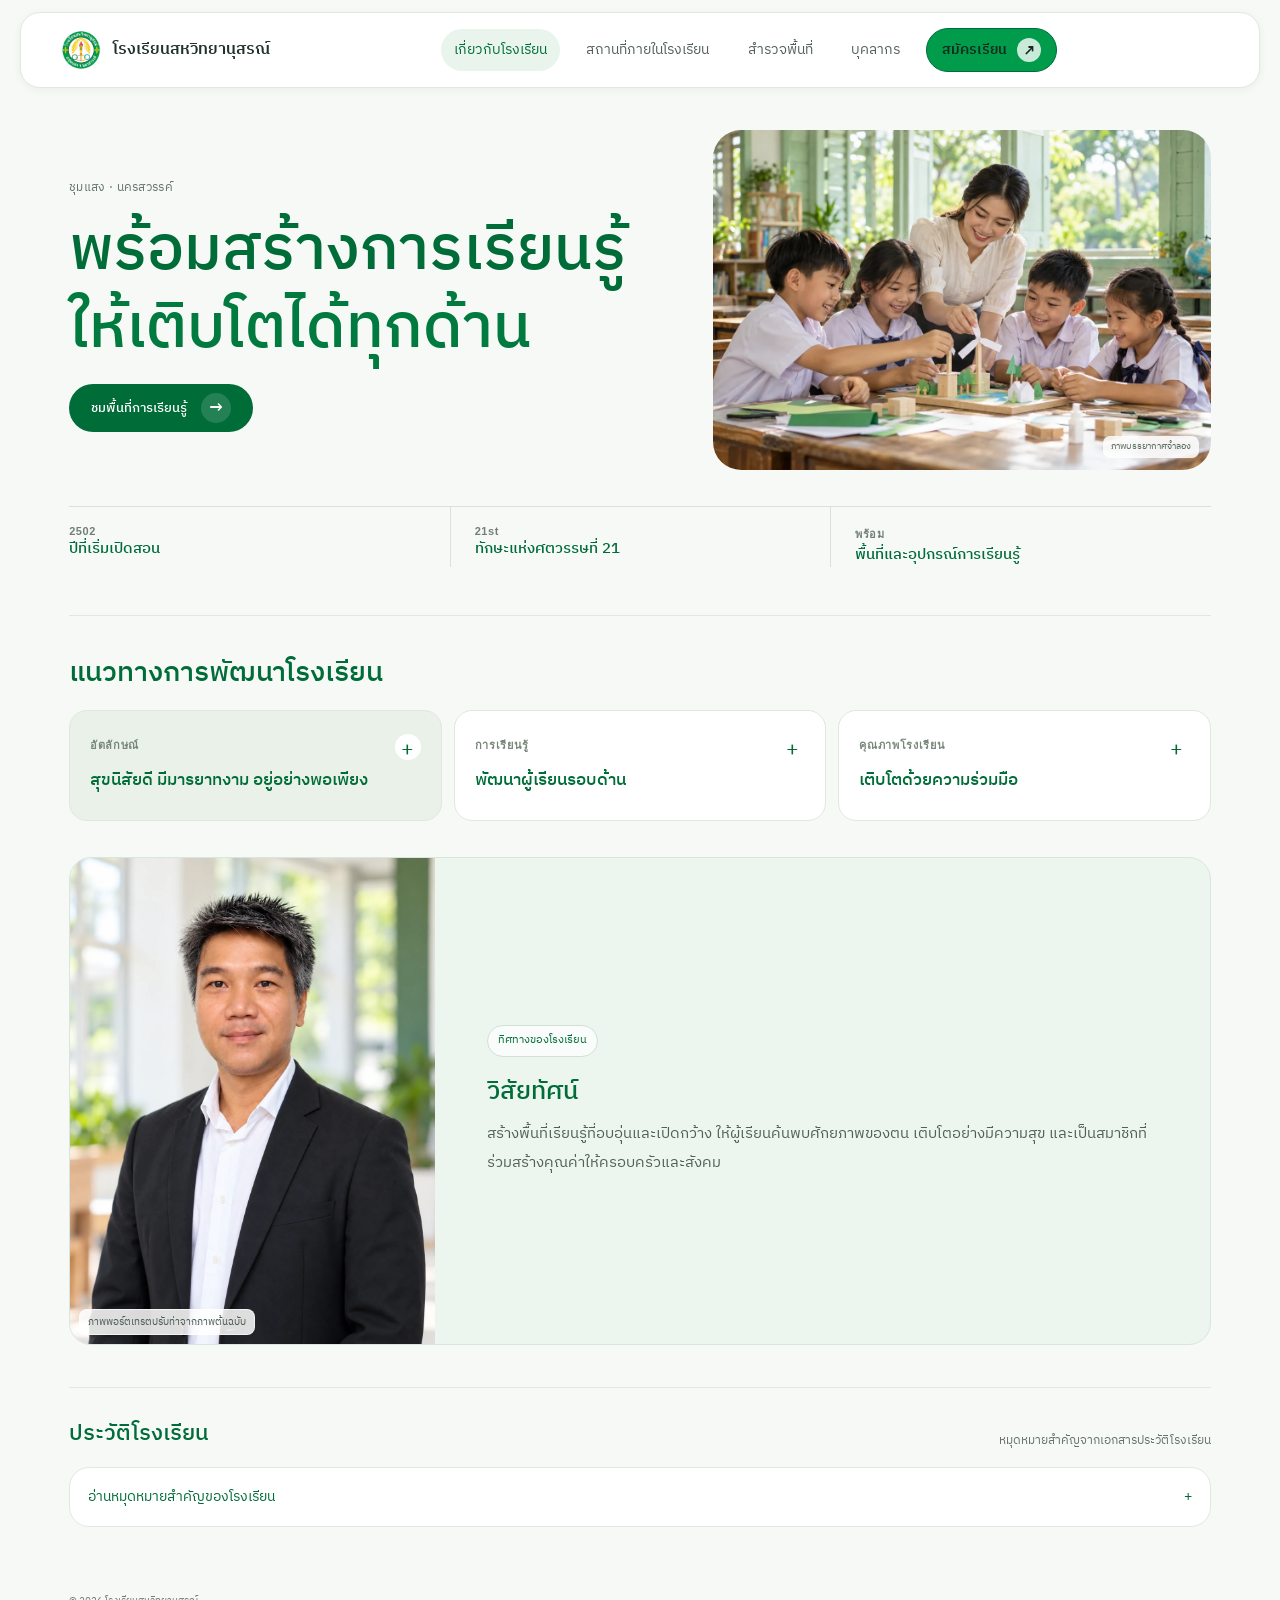
<file: index.html>
<!doctype html>
<html lang="th">
<head>
  <meta charset="utf-8">
  <meta name="viewport" content="width=device-width, initial-scale=1">
  <meta name="theme-color" content="#009c4b">
  <meta name="description" content="ประวัติ อัตลักษณ์ และแนวทางการจัดการศึกษาของโรงเรียนสหวิทยานุสรณ์">
  <title>เกี่ยวกับโรงเรียน — สหวิทยานุสรณ์</title>
  <link rel="preconnect" href="https://fonts.googleapis.com">
  <link rel="preconnect" href="https://fonts.gstatic.com" crossorigin>
  <link href="https://fonts.googleapis.com/css2?family=IBM+Plex+Sans+Thai:wght@300;400;500;600;700&display=swap" rel="stylesheet">
  <link rel="stylesheet" href="styles.css?v=20261007-tourcards1">
  <script src="app.js?v=20261007-tourcards1" defer></script>
</head>
<body class="page-about">
<header class="site-header">
  <a class="brand" href="index.html?v=20261007-tourcards1" aria-label="โรงเรียนสหวิทยานุสรณ์ หน้าแรก">
    <span class="brand-mark" aria-hidden="true"><img src="assets/school-seal.png" alt=""></span>
    <span class="brand-copy"><strong>โรงเรียนสหวิทยานุสรณ์</strong></span>
  </a>
  <nav class="site-nav" id="siteNav" aria-label="เมนูหลัก">
      <a class="active" aria-current="page" aria-label="เกี่ยวกับโรงเรียน" href="index.html?v=20261007-tourcards1"><svg class="nav-icon" viewBox="0 0 24 24" fill="none" stroke="currentColor" stroke-width="1.7" stroke-linecap="round" stroke-linejoin="round" aria-hidden="true"><path d="M3 10 12 3l9 7v10a1 1 0 0 1-1 1H4a1 1 0 0 1-1-1Z"/><path d="M9 21v-8h6v8"/></svg><span class="nav-label-full">เกี่ยวกับโรงเรียน</span><span class="nav-label-short" aria-hidden="true">เกี่ยวกับ</span></a>
      <a aria-label="สถานที่ภายในโรงเรียน" href="places.html?v=20261007-tourcards1"><svg class="nav-icon" viewBox="0 0 24 24" fill="none" stroke="currentColor" stroke-width="1.7" stroke-linecap="round" stroke-linejoin="round" aria-hidden="true"><rect x="3" y="4" width="18" height="16" rx="3"/><path d="m3 16 5-5 4 4 3-3 6 6"/><circle cx="16" cy="8" r="1"/></svg><span class="nav-label-full">สถานที่ภายในโรงเรียน</span><span class="nav-label-short" aria-hidden="true">สถานที่</span></a>
      <a aria-label="สำรวจพื้นที่ 360 องศา" href="explore.html?v=20261007-tourcards1"><svg class="nav-icon" viewBox="0 0 24 24" fill="none" stroke="currentColor" stroke-width="1.7" stroke-linecap="round" stroke-linejoin="round" aria-hidden="true"><circle cx="12" cy="12" r="8"/><path d="m15 9-2 4-4 2 2-4Z"/></svg><span class="nav-label-full">สำรวจพื้นที่</span><span class="nav-label-short" aria-hidden="true">ชม 360°</span></a>
      <a aria-label="บุคลากร" href="personnel.html?v=20261007-tourcards1"><svg class="nav-icon" viewBox="0 0 24 24" fill="none" stroke="currentColor" stroke-width="1.7" stroke-linecap="round" stroke-linejoin="round" aria-hidden="true"><circle cx="9" cy="8" r="3"/><path d="M3 20v-2a6 6 0 0 1 12 0v2M17 5a3 3 0 0 1 0 6M18 14a5 5 0 0 1 3 5"/></svg><span class="nav-label-full">บุคลากร</span><span class="nav-label-short" aria-hidden="true">บุคลากร</span></a>
      <a class="nav-apply" aria-label="สมัครเรียน" href="admissions.html?v=20261007-tourcards1"><svg class="nav-icon" viewBox="0 0 24 24" fill="none" stroke="currentColor" stroke-width="1.7" stroke-linecap="round" stroke-linejoin="round" aria-hidden="true"><rect x="5" y="4" width="14" height="17" rx="2"/><path d="M9 4V2h6v2M9 11h6M9 15h4"/></svg><span class="nav-label-full">สมัครเรียน</span><span class="nav-label-short" aria-hidden="true">สมัครเรียน</span><span aria-hidden="true">↗</span></a>
  </nav>
  <div class="header-actions">
    <button class="menu-toggle" id="menuToggle" type="button" aria-label="เมนูหลัก" aria-expanded="false" aria-controls="siteNav">
      <span class="menu-lines" aria-hidden="true"><i></i><i></i></span><span>เมนู</span>
    </button>
  </div>
</header>
<main class="page-shell page-about">
  <section class="hero-section about-section" aria-labelledby="pageTitle">
      <div class="about-main">
        <div class="hero-copy about-copy">
          <span class="intro-kicker">ชุมแสง · นครสวรรค์</span><h1 id="pageTitle">พร้อมสร้างการเรียนรู้<br><em>ให้เติบโตได้ทุกด้าน</em></h1>
          <div class="hero-actions">
            <a class="button button-primary" href="places.html?v=20261007-tourcards1">ชมพื้นที่การเรียนรู้ <span aria-hidden="true">→</span></a>
          </div>
        </div><figure class="about-learning-visual"><img src="assets/about-learning.webp" alt="ภาพจำลองครูและนักเรียนทำกิจกรรมการเรียนรู้ร่วมกัน"><figcaption>ภาพบรรยากาศจำลอง</figcaption></figure>
      </div>

      <div class="about-pillars" aria-label="จุดเด่นของโรงเรียน">
        <article class="about-pillar">
          <span class="pillar-value">2502</span><h2>ปีที่เริ่มเปิดสอน</h2>
        </article>
        <article class="about-pillar">
          <span class="pillar-value">21st</span><h2>ทักษะแห่งศตวรรษที่ 21</h2>
        </article>
        <article class="about-pillar">
          <span class="pillar-value">พร้อม</span><h2>พื้นที่และอุปกรณ์การเรียนรู้</h2>
        </article>
      </div>
    </section>

  <section class="information-section" aria-labelledby="approachTitle">
    <div class="section-heading">
      <div><h2 id="approachTitle">แนวทางการพัฒนาโรงเรียน</h2></div>
    </div>
    <div class="information-grid">
      <details class="information-card vision-card"><summary><span class="information-index">อัตลักษณ์</span><h3>สุขนิสัยดี มีมารยาทงาม อยู่อย่างพอเพียง</h3><span class="detail-toggle" aria-hidden="true">+</span></summary><p>ปลูกฝังสุขนิสัยและมารยาทที่ดี ควบคู่กับการใช้ชีวิตตามหลักความพอเพียง</p></details>
      <details class="information-card"><summary><span class="information-index">การเรียนรู้</span><h3>พัฒนาผู้เรียนรอบด้าน</h3><span class="detail-toggle" aria-hidden="true">+</span></summary><p>จัดการเรียนรู้ที่เชื่อมโยงหลักสูตรเศรษฐกิจพอเพียง ทักษะอาชีพ และบริบทของท้องถิ่น</p></details>
      <details class="information-card"><summary><span class="information-index">คุณภาพโรงเรียน</span><h3>เติบโตด้วยความร่วมมือ</h3><span class="detail-toggle" aria-hidden="true">+</span></summary><p>พัฒนาครูและบุคลากร สร้างสภาพแวดล้อมที่ปลอดภัยและเอื้อต่อการเรียนรู้ พร้อมเปิดโอกาสให้ชุมชนมีส่วนร่วม</p></details>
    </div>
  </section>

  <section class="manager-vision" aria-labelledby="visionTitle">
    <figure class="manager-portrait">
      <img src="assets/manager-portrait-draft.webp" alt="ภาพผู้จัดการโรงเรียนสหวิทยานุสรณ์">
      <figcaption>ภาพพอร์ตเทรตปรับท่าจากภาพต้นฉบับ</figcaption>
    </figure>
    <div class="manager-vision-copy">
      <span class="manager-vision-label">ทิศทางของโรงเรียน</span>
      <h2 id="visionTitle">วิสัยทัศน์</h2>
      <p>สร้างพื้นที่เรียนรู้ที่อบอุ่นและเปิดกว้าง ให้ผู้เรียนค้นพบศักยภาพของตน เติบโตอย่างมีความสุข และเป็นสมาชิกที่ร่วมสร้างคุณค่าให้ครอบครัวและสังคม</p>
    </div>
  </section>

  <section class="history-section" aria-labelledby="historyTitle">
    <div class="section-heading">
      <div><h2 id="historyTitle">ประวัติโรงเรียน</h2></div>
      <p>หมุดหมายสำคัญจากเอกสารประวัติโรงเรียน</p>
    </div>
    <details class="history-expand"><summary>อ่านหมุดหมายสำคัญของโรงเรียน <span aria-hidden="true">+</span></summary><ol class="history-timeline">
      <li class="history-item">
        <span class="history-date">พ.ศ. 2499</span>
        <p>คณะครูในอำเภอชุมแสงริเริ่มแนวคิดจัดตั้งโรงเรียนเอกชน</p>
      </li>
      <li class="history-item">
        <span class="history-date">13 กรกฎาคม พ.ศ. 2501</span>
        <p>ประชุมก่อตั้งบริษัทและกำหนดชื่อ “โรงเรียนสหวิทยานุสรณ์”</p>
      </li>
      <li class="history-item">
        <span class="history-date">17 พฤษภาคม พ.ศ. 2502</span>
        <p>ได้รับอนุญาตให้เปิดโรงเรียน ณ อาคารเรียนไม้ 2 ชั้น</p>
      </li>
      <li class="history-item">
        <span class="history-date">พ.ศ. 2506</span>
        <p>ได้รับการรับรองวิทยฐานะในระดับประถมศึกษาถึงมัธยมศึกษาตอนต้น</p>
      </li>
      <li class="history-item">
        <span class="history-date">พ.ศ. 2509</span>
        <p>ได้รับอนุญาตให้เปิดชั้นอนุบาล</p>
      </li>
      <li class="history-item">
        <span class="history-date">พ.ศ. 2537</span>
        <p>ขยายการรับนักเรียน รวมรองรับได้ 730 คน</p>
      </li>
    </ol></details>
  </section>
</main>
<footer class="site-footer">
  <span>© 2026 โรงเรียนสหวิทยานุสรณ์</span>
</footer>
</body>
</html>
</file>
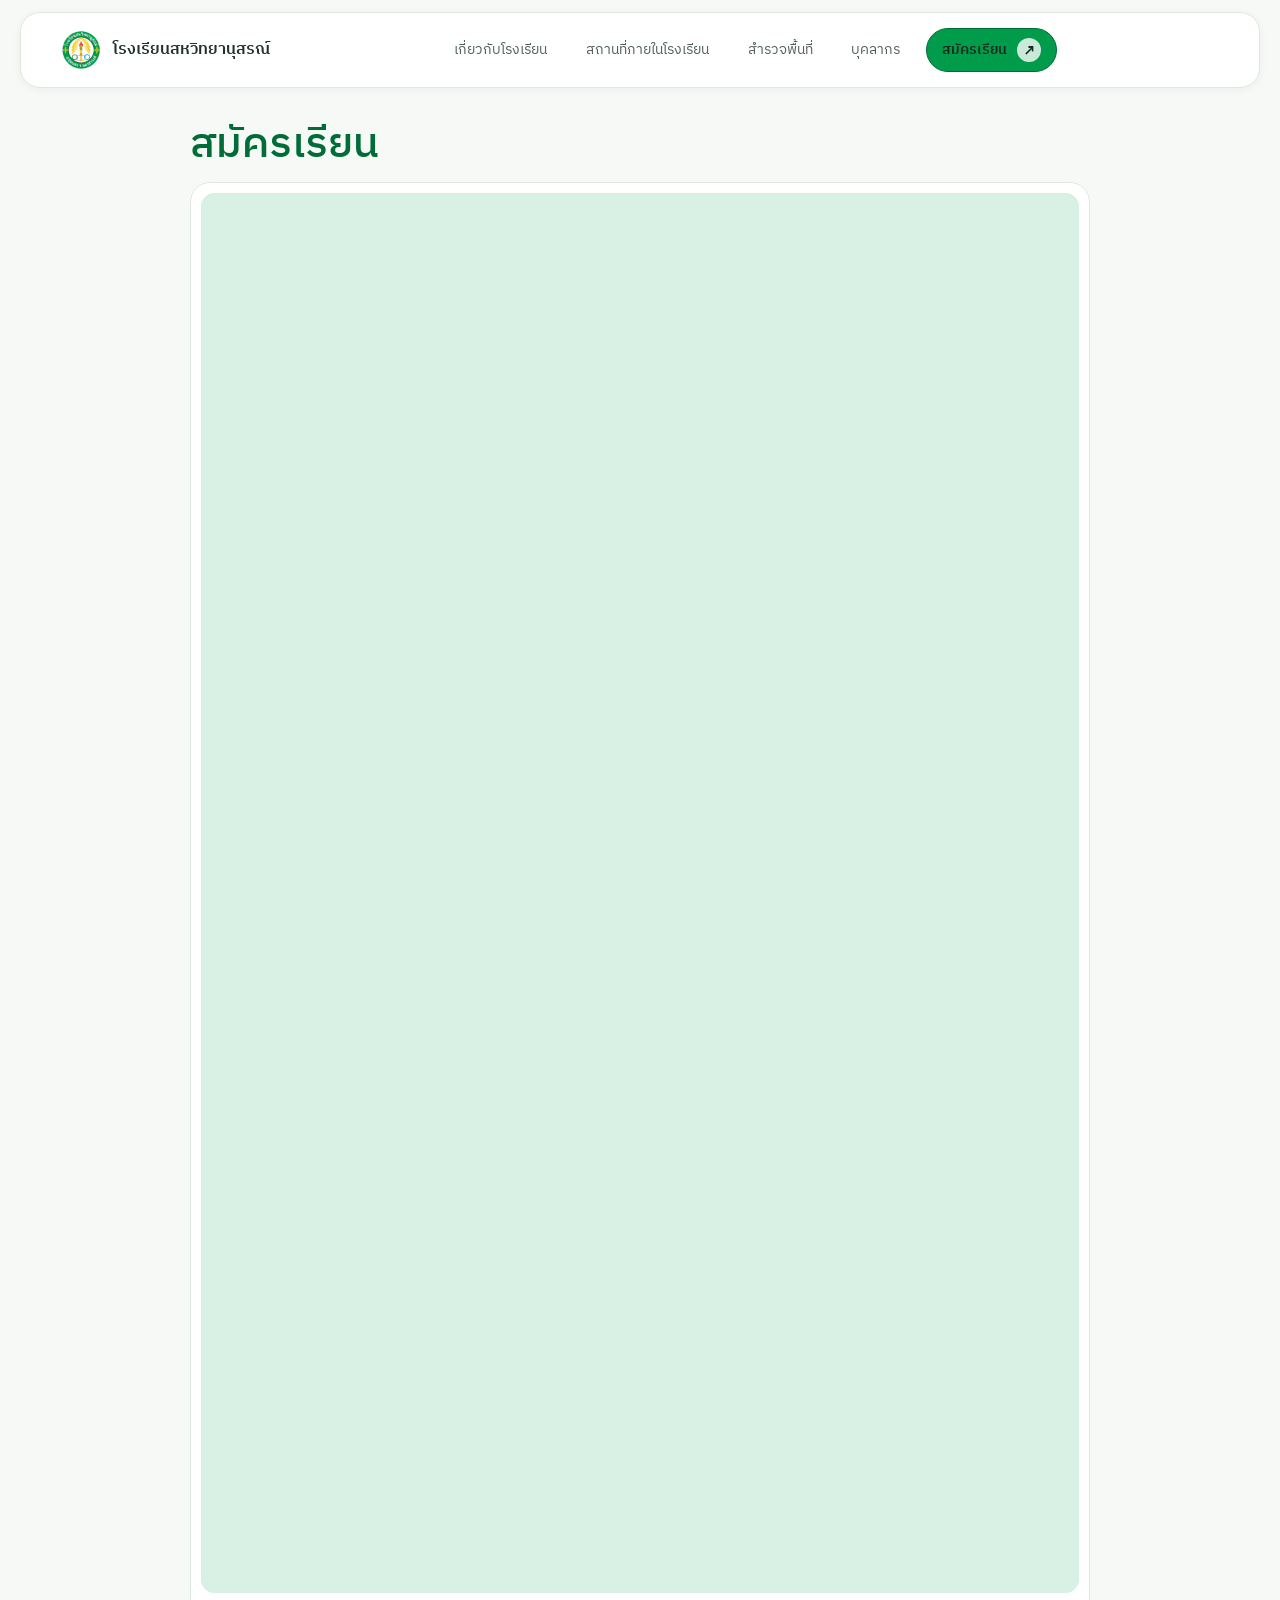
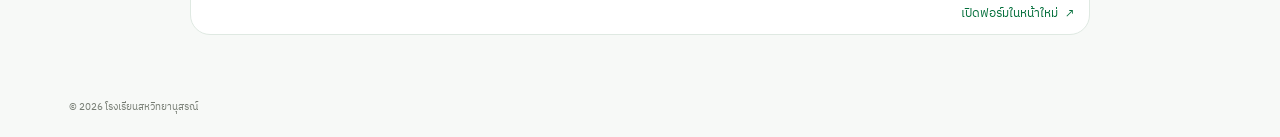
<file: admissions.html>
<!doctype html>
<html lang="th">
<head>
  <meta charset="utf-8">
  <meta name="viewport" content="width=device-width, initial-scale=1">
  <meta name="theme-color" content="#009c4b">
  <meta name="description" content="แบบฟอร์มสมัครเรียนออนไลน์ โรงเรียนสหวิทยานุสรณ์">
  <title>สมัครเรียน — สหวิทยานุสรณ์</title>
  <link rel="preconnect" href="https://fonts.googleapis.com">
  <link rel="preconnect" href="https://fonts.gstatic.com" crossorigin>
  <link href="https://fonts.googleapis.com/css2?family=IBM+Plex+Sans+Thai:wght@300;400;500;600;700&display=swap" rel="stylesheet">
  <link rel="stylesheet" href="styles.css?v=20261007-tourcards1">
  <script src="app.js?v=20261007-tourcards1" defer></script>
</head>
<body class="page-admissions">
<header class="site-header">
  <a class="brand" href="index.html?v=20261007-tourcards1" aria-label="โรงเรียนสหวิทยานุสรณ์ หน้าแรก">
    <span class="brand-mark" aria-hidden="true"><img src="assets/school-seal.png" alt=""></span>
    <span class="brand-copy"><strong>โรงเรียนสหวิทยานุสรณ์</strong></span>
  </a>
  <nav class="site-nav" id="siteNav" aria-label="เมนูหลัก">
      <a aria-label="เกี่ยวกับโรงเรียน" href="index.html?v=20261007-tourcards1"><svg class="nav-icon" viewBox="0 0 24 24" fill="none" stroke="currentColor" stroke-width="1.7" stroke-linecap="round" stroke-linejoin="round" aria-hidden="true"><path d="M3 10 12 3l9 7v10a1 1 0 0 1-1 1H4a1 1 0 0 1-1-1Z"/><path d="M9 21v-8h6v8"/></svg><span class="nav-label-full">เกี่ยวกับโรงเรียน</span><span class="nav-label-short" aria-hidden="true">เกี่ยวกับ</span></a>
      <a aria-label="สถานที่ภายในโรงเรียน" href="places.html?v=20261007-tourcards1"><svg class="nav-icon" viewBox="0 0 24 24" fill="none" stroke="currentColor" stroke-width="1.7" stroke-linecap="round" stroke-linejoin="round" aria-hidden="true"><rect x="3" y="4" width="18" height="16" rx="3"/><path d="m3 16 5-5 4 4 3-3 6 6"/><circle cx="16" cy="8" r="1"/></svg><span class="nav-label-full">สถานที่ภายในโรงเรียน</span><span class="nav-label-short" aria-hidden="true">สถานที่</span></a>
      <a aria-label="สำรวจพื้นที่ 360 องศา" href="explore.html?v=20261007-tourcards1"><svg class="nav-icon" viewBox="0 0 24 24" fill="none" stroke="currentColor" stroke-width="1.7" stroke-linecap="round" stroke-linejoin="round" aria-hidden="true"><circle cx="12" cy="12" r="8"/><path d="m15 9-2 4-4 2 2-4Z"/></svg><span class="nav-label-full">สำรวจพื้นที่</span><span class="nav-label-short" aria-hidden="true">ชม 360°</span></a>
      <a aria-label="บุคลากร" href="personnel.html?v=20261007-tourcards1"><svg class="nav-icon" viewBox="0 0 24 24" fill="none" stroke="currentColor" stroke-width="1.7" stroke-linecap="round" stroke-linejoin="round" aria-hidden="true"><circle cx="9" cy="8" r="3"/><path d="M3 20v-2a6 6 0 0 1 12 0v2M17 5a3 3 0 0 1 0 6M18 14a5 5 0 0 1 3 5"/></svg><span class="nav-label-full">บุคลากร</span><span class="nav-label-short" aria-hidden="true">บุคลากร</span></a>
      <a class="nav-apply active" aria-current="page" aria-label="สมัครเรียน" href="admissions.html?v=20261007-tourcards1"><svg class="nav-icon" viewBox="0 0 24 24" fill="none" stroke="currentColor" stroke-width="1.7" stroke-linecap="round" stroke-linejoin="round" aria-hidden="true"><rect x="5" y="4" width="14" height="17" rx="2"/><path d="M9 4V2h6v2M9 11h6M9 15h4"/></svg><span class="nav-label-full">สมัครเรียน</span><span class="nav-label-short" aria-hidden="true">สมัครเรียน</span><span aria-hidden="true">↗</span></a>
  </nav>
  <div class="header-actions">
    <button class="menu-toggle" id="menuToggle" type="button" aria-label="เมนูหลัก" aria-expanded="false" aria-controls="siteNav">
      <span class="menu-lines" aria-hidden="true"><i></i><i></i></span><span>เมนู</span>
    </button>
  </div>
</header>

<main class="admissions-shell">
  <section class="admissions-hero admissions-hero-compact" aria-labelledby="admissionsTitle">
    <h1 id="admissionsTitle">สมัครเรียน</h1>
  </section>

  <section class="admission-form-card admission-form-card-compact" aria-label="แบบฟอร์มสมัครเรียน">
    <div class="admission-form-embed-wrap">
      <iframe class="admission-google-form" title="แบบฟอร์มสมัครเรียน โรงเรียนสหวิทยานุสรณ์" src="https://docs.google.com/forms/d/e/1FAIpQLSevgqD0wA_etMk50LBvqg8jz8vkEnXEpN-KNYwkr4vrWN9HoQ/viewform?embedded=true" width="100%" height="1400" frameborder="0" marginheight="0" marginwidth="0" loading="eager">กำลังโหลดแบบฟอร์ม…</iframe>
    </div>
    <div class="admission-form-actions admission-form-actions-compact">
      <a class="admission-secondary-link" href="https://docs.google.com/forms/d/e/1FAIpQLSevgqD0wA_etMk50LBvqg8jz8vkEnXEpN-KNYwkr4vrWN9HoQ/viewform" target="_blank" rel="noopener">เปิดฟอร์มในหน้าใหม่ <span aria-hidden="true">↗</span></a>
    </div>
  </section>
</main>

<footer class="site-footer">
  <span>© 2026 โรงเรียนสหวิทยานุสรณ์</span>
</footer>
</body>
</html>
</file>
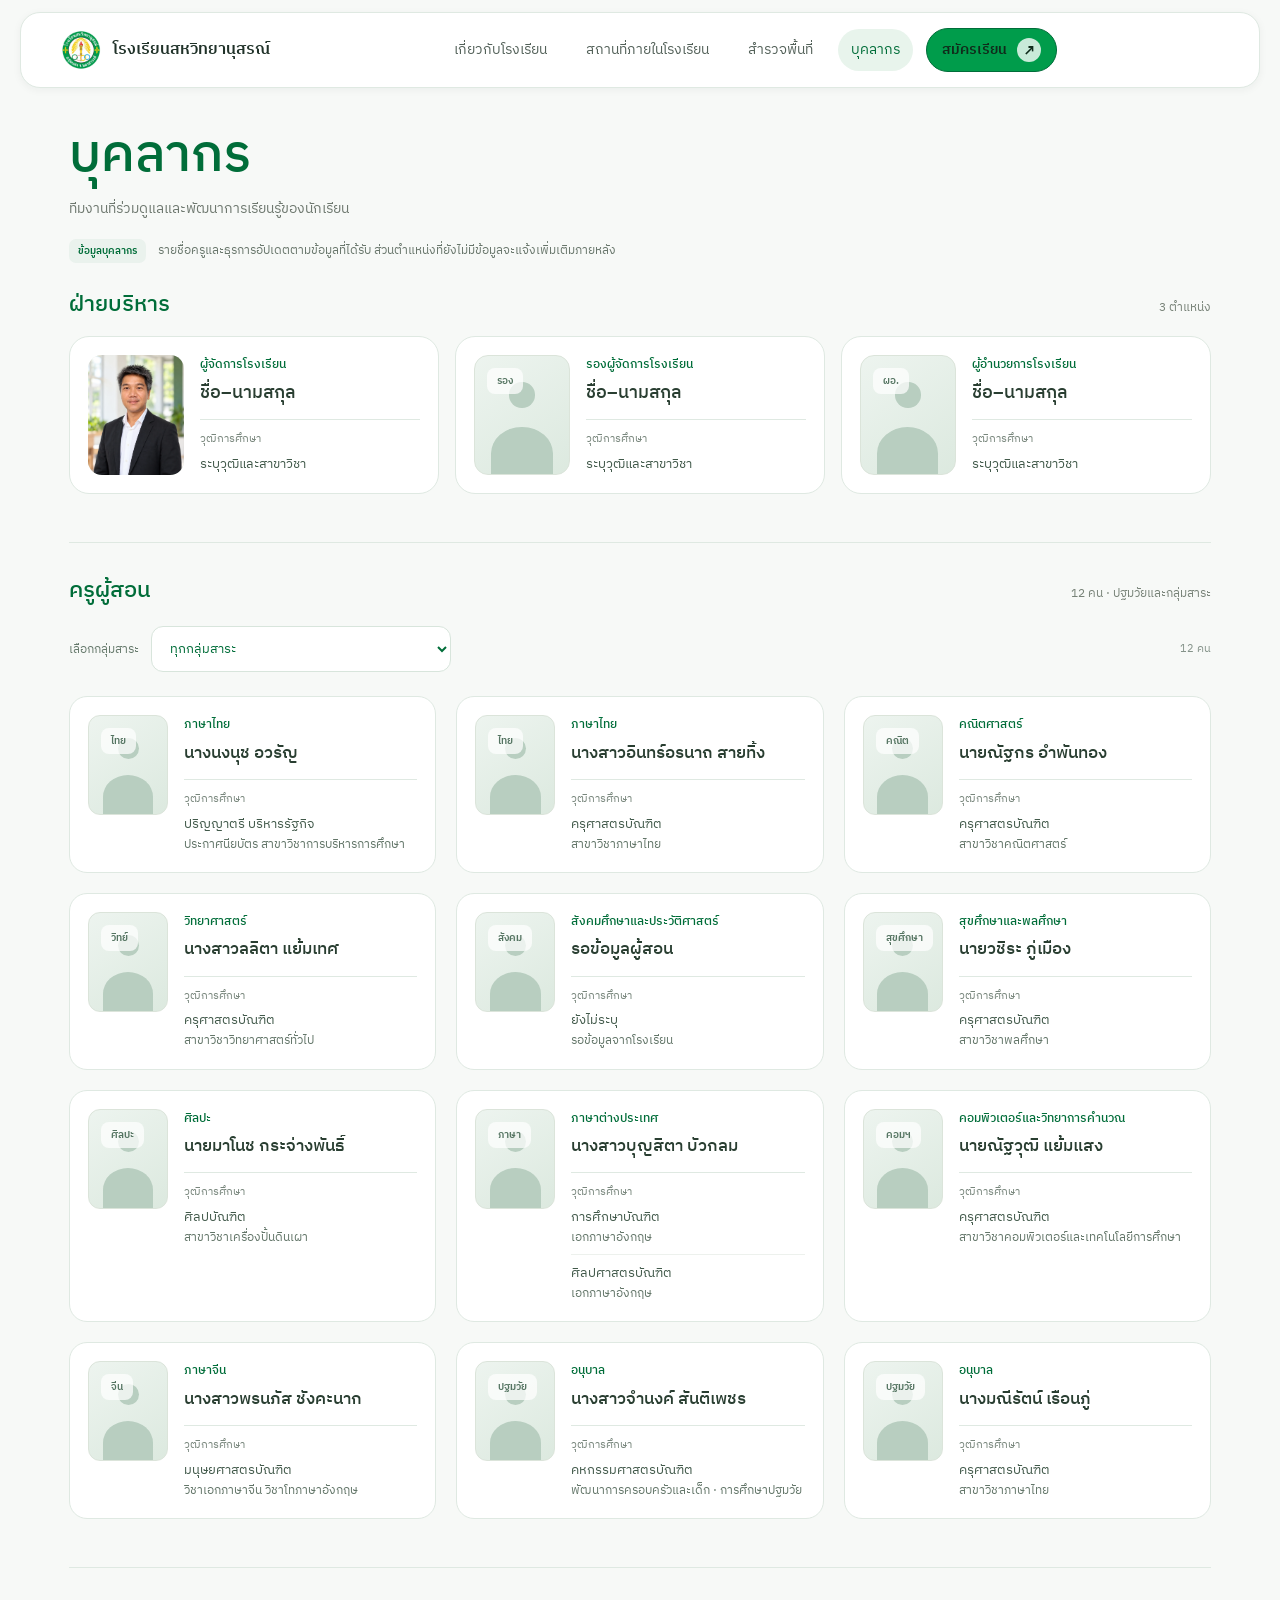
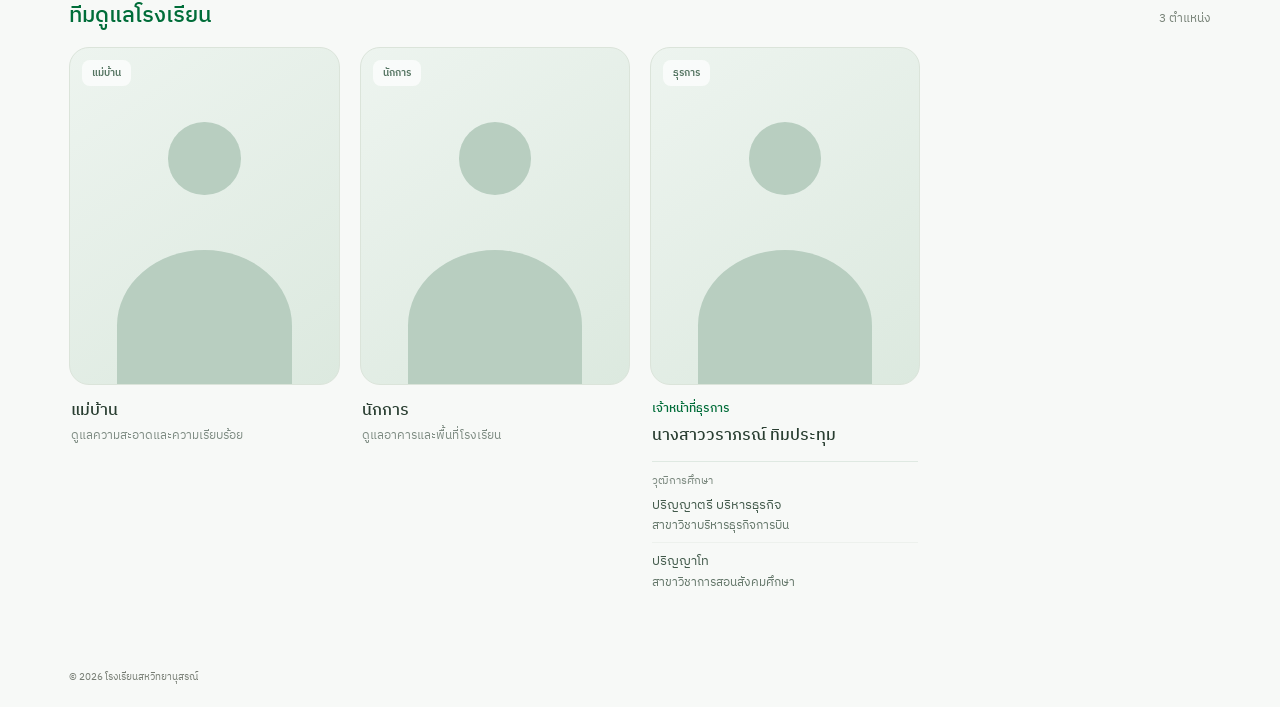
<file: personnel.html>
<!doctype html>
<html lang="th">
<head>
  <meta charset="utf-8">
  <meta name="viewport" content="width=device-width, initial-scale=1">
  <meta name="theme-color" content="#009c4b">
  <meta name="description" content="ทำความรู้จักผู้บริหาร ครู และบุคลากรของโรงเรียนสหวิทยานุสรณ์">
  <title>บุคลากร — สหวิทยานุสรณ์</title>
  <link rel="preconnect" href="https://fonts.googleapis.com">
  <link rel="preconnect" href="https://fonts.gstatic.com" crossorigin>
  <link href="https://fonts.googleapis.com/css2?family=IBM+Plex+Sans+Thai:wght@300;400;500;600;700&display=swap" rel="stylesheet">
  <link rel="stylesheet" href="styles.css?v=20261008-data1">
  <script src="app.js?v=20261008-data1" defer></script>
</head>
<body class="page-personnel">
<header class="site-header">
  <a class="brand" href="index.html?v=20261007-team3" aria-label="โรงเรียนสหวิทยานุสรณ์ หน้าแรก">
    <span class="brand-mark" aria-hidden="true"><img src="assets/school-seal.png" alt=""></span>
    <span class="brand-copy"><strong>โรงเรียนสหวิทยานุสรณ์</strong></span>
  </a>
  <nav class="site-nav" id="siteNav" aria-label="เมนูหลัก">
      <a aria-label="เกี่ยวกับโรงเรียน" href="index.html?v=20261007-team3"><svg class="nav-icon" viewBox="0 0 24 24" fill="none" stroke="currentColor" stroke-width="1.7" stroke-linecap="round" stroke-linejoin="round" aria-hidden="true"><path d="M3 10 12 3l9 7v10a1 1 0 0 1-1 1H4a1 1 0 0 1-1-1Z"/><path d="M9 21v-8h6v8"/></svg><span class="nav-label-full">เกี่ยวกับโรงเรียน</span><span class="nav-label-short" aria-hidden="true">เกี่ยวกับ</span></a>
      <a aria-label="สถานที่ภายในโรงเรียน" href="places.html?v=20261007-team3"><svg class="nav-icon" viewBox="0 0 24 24" fill="none" stroke="currentColor" stroke-width="1.7" stroke-linecap="round" stroke-linejoin="round" aria-hidden="true"><rect x="3" y="4" width="18" height="16" rx="3"/><path d="m3 16 5-5 4 4 3-3 6 6"/><circle cx="16" cy="8" r="1"/></svg><span class="nav-label-full">สถานที่ภายในโรงเรียน</span><span class="nav-label-short" aria-hidden="true">สถานที่</span></a>
      <a aria-label="สำรวจพื้นที่ 360 องศา" href="explore.html?v=20261007-team3"><svg class="nav-icon" viewBox="0 0 24 24" fill="none" stroke="currentColor" stroke-width="1.7" stroke-linecap="round" stroke-linejoin="round" aria-hidden="true"><circle cx="12" cy="12" r="8"/><path d="m15 9-2 4-4 2 2-4Z"/></svg><span class="nav-label-full">สำรวจพื้นที่</span><span class="nav-label-short" aria-hidden="true">ชม 360°</span></a>
      <a class="active" aria-current="page" aria-label="บุคลากร" href="personnel.html?v=20261007-team3"><svg class="nav-icon" viewBox="0 0 24 24" fill="none" stroke="currentColor" stroke-width="1.7" stroke-linecap="round" stroke-linejoin="round" aria-hidden="true"><circle cx="9" cy="8" r="3"/><path d="M3 20v-2a6 6 0 0 1 12 0v2M17 5a3 3 0 0 1 0 6M18 14a5 5 0 0 1 3 5"/></svg><span class="nav-label-full">บุคลากร</span><span class="nav-label-short" aria-hidden="true">บุคลากร</span></a>
      <a class="nav-apply" aria-label="สมัครเรียน" href="admissions.html?v=20261007-team3"><svg class="nav-icon" viewBox="0 0 24 24" fill="none" stroke="currentColor" stroke-width="1.7" stroke-linecap="round" stroke-linejoin="round" aria-hidden="true"><rect x="5" y="4" width="14" height="17" rx="2"/><path d="M9 4V2h6v2M9 11h6M9 15h4"/></svg><span class="nav-label-full">สมัครเรียน</span><span class="nav-label-short" aria-hidden="true">สมัครเรียน</span><span aria-hidden="true">↗</span></a>
  </nav>
  <div class="header-actions">
    <button class="menu-toggle" id="menuToggle" type="button" aria-label="เมนูหลัก" aria-expanded="false" aria-controls="siteNav">
      <span class="menu-lines" aria-hidden="true"><i></i><i></i></span><span>เมนู</span>
    </button>
  </div>
</header>
<main class="page-shell personnel-page">
  <section class="personnel-hero" aria-labelledby="personnelTitle">
    <h1 id="personnelTitle">บุคลากร</h1>
    <p>ทีมงานที่ร่วมดูแลและพัฒนาการเรียนรู้ของนักเรียน</p>
  </section>

  <div class="personnel-note" role="note">
    <span>ข้อมูลบุคลากร</span>
    <p>รายชื่อครูและธุรการอัปเดตตามข้อมูลที่ได้รับ ส่วนตำแหน่งที่ยังไม่มีข้อมูลจะแจ้งเพิ่มเติมภายหลัง</p>
  </div>

  <section class="personnel-section personnel-directory" aria-label="ทำเนียบบุคลากร">
    <section class="personnel-group" aria-labelledby="managementTitle">
      <div class="personnel-group-heading">
        <h2 id="managementTitle">ฝ่ายบริหาร</h2>
        <span>3 ตำแหน่ง</span>
      </div>
      <div class="personnel-grid personnel-grid-management">
        <article class="person-card">
          <button class="person-portrait personnel-portrait-photo portrait-view-trigger" type="button" data-personnel-photo data-personnel-photo-title="ผู้จัดการโรงเรียน" aria-label="ดูรูปผู้จัดการโรงเรียนขนาดใหญ่" aria-haspopup="dialog">
            <img src="assets/manager-portrait-draft.webp" alt="ผู้จัดการโรงเรียน">
          </button>
          <div class="person-card-copy"><span class="person-role">ผู้จัดการโรงเรียน</span><h3>ชื่อ–นามสกุล</h3><div class="person-education"><span>วุฒิการศึกษา</span><p>ระบุวุฒิและสาขาวิชา</p></div></div>
        </article>
        <article class="person-card">
          <div class="person-portrait personnel-avatar" aria-hidden="true"><span>รอง</span></div>
          <div class="person-card-copy"><span class="person-role">รองผู้จัดการโรงเรียน</span><h3>ชื่อ–นามสกุล</h3><div class="person-education"><span>วุฒิการศึกษา</span><p>ระบุวุฒิและสาขาวิชา</p></div></div>
        </article>
        <article class="person-card">
          <div class="person-portrait personnel-avatar" aria-hidden="true"><span>ผอ.</span></div>
          <div class="person-card-copy"><span class="person-role">ผู้อำนวยการโรงเรียน</span><h3>ชื่อ–นามสกุล</h3><div class="person-education"><span>วุฒิการศึกษา</span><p>ระบุวุฒิและสาขาวิชา</p></div></div>
        </article>
      </div>
    </section>

    <section class="personnel-group" aria-labelledby="teachersTitle">
      <div class="personnel-group-heading">
        <h2 id="teachersTitle">ครูผู้สอน</h2>
        <span>12 คน · ปฐมวัยและกลุ่มสาระ</span>
      </div>
      <div class="teacher-toolbar"><label for="teacherSubject">เลือกกลุ่มสาระ</label><select id="teacherSubject" data-teacher-filter><option value="all">ทุกกลุ่มสาระ</option><option value="subject-0">ปฐมวัย</option><option value="subject-1">ภาษาไทย</option><option value="subject-2">คณิตศาสตร์</option><option value="subject-3">วิทยาศาสตร์และเทคโนโลยี</option><option value="subject-4">สังคมศึกษาและประวัติศาสตร์</option><option value="subject-5">สุขศึกษาและพลศึกษา</option><option value="subject-6">ศิลปะ</option><option value="subject-7">ภาษาต่างประเทศ</option><option value="subject-8">คอมพิวเตอร์และวิทยาการคำนวณ</option><option value="subject-9">ภาษาจีน</option></select><span data-teacher-count aria-live="polite">12 คน</span></div>
      <div class="personnel-grid personnel-grid-teachers">
        <article class="person-card" data-teacher-subject="subject-1"><div class="person-portrait personnel-avatar" aria-hidden="true"><span>ไทย</span></div><div class="person-card-copy"><span class="person-role">ภาษาไทย</span><h3>นางนงนุช อวรัญ</h3><div class="person-education"><span>วุฒิการศึกษา</span><p>ปริญญาตรี บริหารรัฐกิจ<small>ประกาศนียบัตร สาขาวิชาการบริหารการศึกษา</small></p></div></div></article>
        <article class="person-card" data-teacher-subject="subject-1"><div class="person-portrait personnel-avatar" aria-hidden="true"><span>ไทย</span></div><div class="person-card-copy"><span class="person-role">ภาษาไทย</span><h3>นางสาวอินทร์อรนาถ สายทิ้ง</h3><div class="person-education"><span>วุฒิการศึกษา</span><p>ครุศาสตรบัณฑิต<small>สาขาวิชาภาษาไทย</small></p></div></div></article>
        <article class="person-card" data-teacher-subject="subject-2"><div class="person-portrait personnel-avatar" aria-hidden="true"><span>คณิต</span></div><div class="person-card-copy"><span class="person-role">คณิตศาสตร์</span><h3>นายณัฐกร อำพันทอง</h3><div class="person-education"><span>วุฒิการศึกษา</span><p>ครุศาสตรบัณฑิต<small>สาขาวิชาคณิตศาสตร์</small></p></div></div></article>
        <article class="person-card" data-teacher-subject="subject-3"><div class="person-portrait personnel-avatar" aria-hidden="true"><span>วิทย์</span></div><div class="person-card-copy"><span class="person-role">วิทยาศาสตร์</span><h3>นางสาวลลิตา แย้มเทศ</h3><div class="person-education"><span>วุฒิการศึกษา</span><p>ครุศาสตรบัณฑิต<small>สาขาวิชาวิทยาศาสตร์ทั่วไป</small></p></div></div></article>
        <article class="person-card" data-teacher-subject="subject-4"><div class="person-portrait personnel-avatar" aria-hidden="true"><span>สังคม</span></div><div class="person-card-copy"><span class="person-role">สังคมศึกษาและประวัติศาสตร์</span><h3>รอข้อมูลผู้สอน</h3><div class="person-education"><span>วุฒิการศึกษา</span><p>ยังไม่ระบุ<small>รอข้อมูลจากโรงเรียน</small></p></div></div></article>
        <article class="person-card" data-teacher-subject="subject-5"><div class="person-portrait personnel-avatar" aria-hidden="true"><span>สุขศึกษา</span></div><div class="person-card-copy"><span class="person-role">สุขศึกษาและพลศึกษา</span><h3>นายวชิระ ภู่เมือง</h3><div class="person-education"><span>วุฒิการศึกษา</span><p>ครุศาสตรบัณฑิต<small>สาขาวิชาพลศึกษา</small></p></div></div></article>
        <article class="person-card" data-teacher-subject="subject-6"><div class="person-portrait personnel-avatar" aria-hidden="true"><span>ศิลปะ</span></div><div class="person-card-copy"><span class="person-role">ศิลปะ</span><h3>นายมาโนช กระจ่างพันธิ์</h3><div class="person-education"><span>วุฒิการศึกษา</span><p>ศิลปบัณฑิต<small>สาขาวิชาเครื่องปั้นดินเผา</small></p></div></div></article>
        <article class="person-card" data-teacher-subject="subject-7"><div class="person-portrait personnel-avatar" aria-hidden="true"><span>ภาษา</span></div><div class="person-card-copy"><span class="person-role">ภาษาต่างประเทศ</span><h3>นางสาวบุญสิตา บัวกลม</h3><div class="person-education"><span>วุฒิการศึกษา</span><p>การศึกษาบัณฑิต<small>เอกภาษาอังกฤษ</small></p><p>ศิลปศาสตรบัณฑิต<small>เอกภาษาอังกฤษ</small></p></div></div></article>
        <article class="person-card" data-teacher-subject="subject-8"><div class="person-portrait personnel-avatar" aria-hidden="true"><span>คอมฯ</span></div><div class="person-card-copy"><span class="person-role">คอมพิวเตอร์และวิทยาการคำนวณ</span><h3>นายณัฐวุฒิ แย้มแสง</h3><div class="person-education"><span>วุฒิการศึกษา</span><p>ครุศาสตรบัณฑิต<small>สาขาวิชาคอมพิวเตอร์และเทคโนโลยีการศึกษา</small></p></div></div></article>
        <article class="person-card" data-teacher-subject="subject-9"><div class="person-portrait personnel-avatar" aria-hidden="true"><span>จีน</span></div><div class="person-card-copy"><span class="person-role">ภาษาจีน</span><h3>นางสาวพรนภัส ชังคะนาก</h3><div class="person-education"><span>วุฒิการศึกษา</span><p>มนุษยศาสตรบัณฑิต<small>วิชาเอกภาษาจีน วิชาโทภาษาอังกฤษ</small></p></div></div></article>
        <article class="person-card" data-teacher-subject="subject-0"><div class="person-portrait personnel-avatar" aria-hidden="true"><span>ปฐมวัย</span></div><div class="person-card-copy"><span class="person-role">อนุบาล</span><h3>นางสาวจำนงค์ สันติเพชร</h3><div class="person-education"><span>วุฒิการศึกษา</span><p>คหกรรมศาสตรบัณฑิต<small>พัฒนาการครอบครัวและเด็ก · การศึกษาปฐมวัย</small></p></div></div></article>
        <article class="person-card" data-teacher-subject="subject-0"><div class="person-portrait personnel-avatar" aria-hidden="true"><span>ปฐมวัย</span></div><div class="person-card-copy"><span class="person-role">อนุบาล</span><h3>นางมณีรัตน์ เรือนภู่</h3><div class="person-education"><span>วุฒิการศึกษา</span><p>ครุศาสตรบัณฑิต<small>สาขาวิชาภาษาไทย</small></p></div></div></article>
      </div>
    </section>

    <section class="personnel-group" aria-labelledby="supportTitle">
      <div class="personnel-group-heading">
        <h2 id="supportTitle">ทีมดูแลโรงเรียน</h2>
        <span>3 ตำแหน่ง</span>
      </div>
      <div class="personnel-grid personnel-grid-support">
        <article class="person-card"><div class="person-portrait personnel-avatar" aria-hidden="true"><span>แม่บ้าน</span></div><div class="person-card-copy"><h3>แม่บ้าน</h3><small>ดูแลความสะอาดและความเรียบร้อย</small></div></article>
        <article class="person-card"><div class="person-portrait personnel-avatar" aria-hidden="true"><span>นักการ</span></div><div class="person-card-copy"><h3>นักการ</h3><small>ดูแลอาคารและพื้นที่โรงเรียน</small></div></article>
        <article class="person-card"><div class="person-portrait personnel-avatar" aria-hidden="true"><span>ธุรการ</span></div><div class="person-card-copy"><span class="person-role">เจ้าหน้าที่ธุรการ</span><h3>นางสาววราภรณ์ ทิมประทุม</h3><div class="person-education"><span>วุฒิการศึกษา</span><p>ปริญญาตรี บริหารธุรกิจ<small>สาขาวิชาบริหารธุรกิจการบิน</small></p><p>ปริญญาโท<small>สาขาวิชาการสอนสังคมศึกษา</small></p></div></div></article>
      </div>
    </section>
  </section>
</main>
<footer class="site-footer">
  <span>© 2026 โรงเรียนสหวิทยานุสรณ์</span>
</footer>
<dialog class="portrait-lightbox" id="portraitLightbox" aria-label="ภาพผู้จัดการโรงเรียนขนาดใหญ่">
  <button class="portrait-lightbox-dismiss" type="button" data-personnel-photo-dismiss autofocus aria-label="แตะอีกครั้งเพื่อปิดภาพผู้จัดการโรงเรียน">
    <img id="portraitLightboxImage" alt="">
  </button>
</dialog>
</body>
</html>
</file>
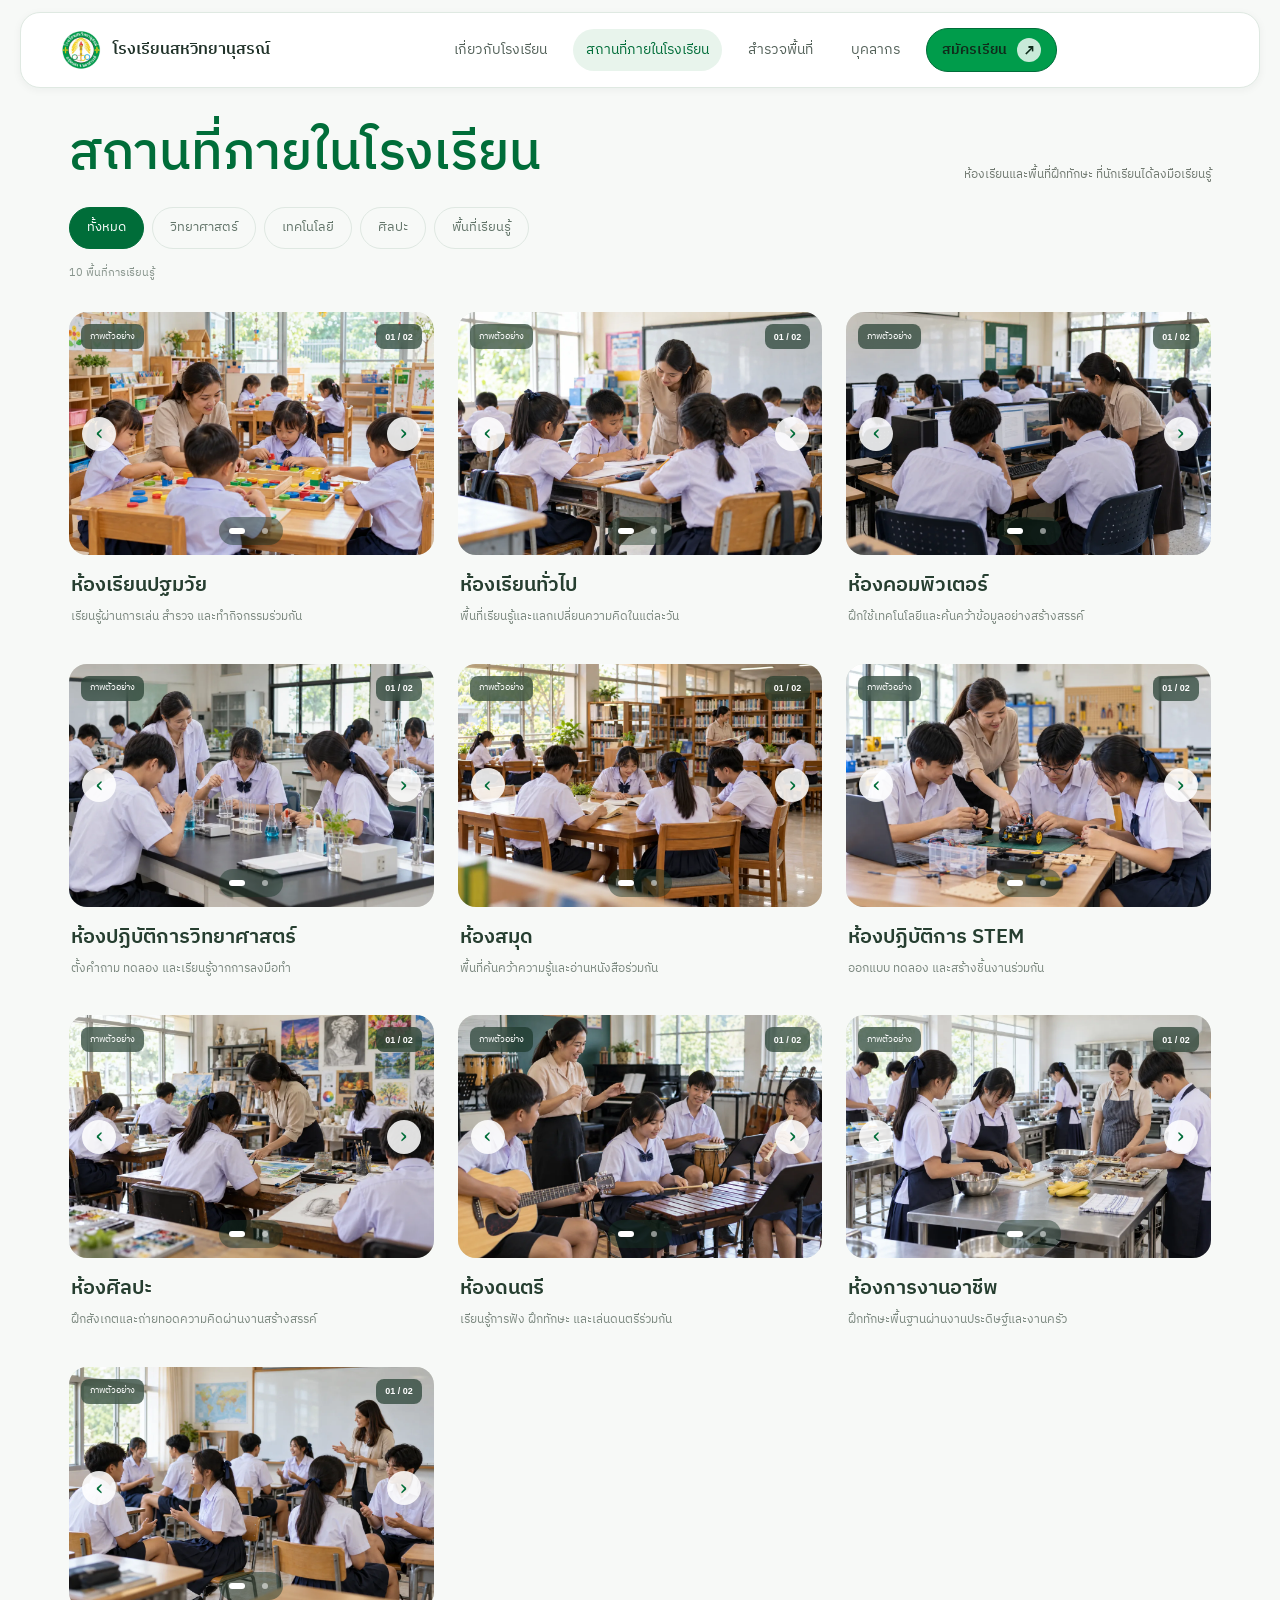
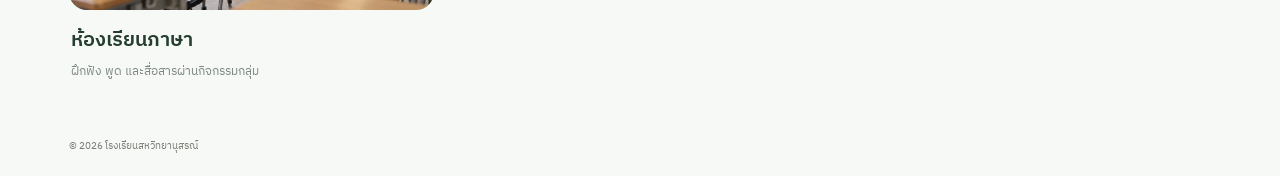
<file: places.html>
<!doctype html>
<html lang="th">
<head>
  <meta charset="utf-8">
  <meta name="viewport" content="width=device-width, initial-scale=1">
  <meta name="theme-color" content="#009c4b">
  <meta name="description" content="เลือกชมภาพและบรรยากาศของสถานที่ภายในโรงเรียนสหวิทยานุสรณ์">
  <title>สถานที่ภายในโรงเรียน — สหวิทยานุสรณ์</title>
  <link rel="preconnect" href="https://fonts.googleapis.com">
  <link rel="preconnect" href="https://fonts.gstatic.com" crossorigin>
  <link href="https://fonts.googleapis.com/css2?family=IBM+Plex+Sans+Thai:wght@300;400;500;600;700&display=swap" rel="stylesheet">
  <link rel="stylesheet" href="styles.css?v=20261007-tourcards1">
  <script src="app.js?v=20261007-tourcards1" defer></script>
</head>
<body class="page-places">
<header class="site-header">
  <a class="brand" href="index.html?v=20261007-tourcards1" aria-label="โรงเรียนสหวิทยานุสรณ์ หน้าแรก">
    <span class="brand-mark" aria-hidden="true"><img src="assets/school-seal.png" alt=""></span>
    <span class="brand-copy"><strong>โรงเรียนสหวิทยานุสรณ์</strong></span>
  </a>
  <nav class="site-nav" id="siteNav" aria-label="เมนูหลัก">
      <a aria-label="เกี่ยวกับโรงเรียน" href="index.html?v=20261007-tourcards1"><svg class="nav-icon" viewBox="0 0 24 24" fill="none" stroke="currentColor" stroke-width="1.7" stroke-linecap="round" stroke-linejoin="round" aria-hidden="true"><path d="M3 10 12 3l9 7v10a1 1 0 0 1-1 1H4a1 1 0 0 1-1-1Z"/><path d="M9 21v-8h6v8"/></svg><span class="nav-label-full">เกี่ยวกับโรงเรียน</span><span class="nav-label-short" aria-hidden="true">เกี่ยวกับ</span></a>
      <a class="active" aria-current="page" aria-label="สถานที่ภายในโรงเรียน" href="places.html?v=20261007-tourcards1"><svg class="nav-icon" viewBox="0 0 24 24" fill="none" stroke="currentColor" stroke-width="1.7" stroke-linecap="round" stroke-linejoin="round" aria-hidden="true"><rect x="3" y="4" width="18" height="16" rx="3"/><path d="m3 16 5-5 4 4 3-3 6 6"/><circle cx="16" cy="8" r="1"/></svg><span class="nav-label-full">สถานที่ภายในโรงเรียน</span><span class="nav-label-short" aria-hidden="true">สถานที่</span></a>
      <a aria-label="สำรวจพื้นที่ 360 องศา" href="explore.html?v=20261007-tourcards1"><svg class="nav-icon" viewBox="0 0 24 24" fill="none" stroke="currentColor" stroke-width="1.7" stroke-linecap="round" stroke-linejoin="round" aria-hidden="true"><circle cx="12" cy="12" r="8"/><path d="m15 9-2 4-4 2 2-4Z"/></svg><span class="nav-label-full">สำรวจพื้นที่</span><span class="nav-label-short" aria-hidden="true">ชม 360°</span></a>
      <a aria-label="บุคลากร" href="personnel.html?v=20261007-tourcards1"><svg class="nav-icon" viewBox="0 0 24 24" fill="none" stroke="currentColor" stroke-width="1.7" stroke-linecap="round" stroke-linejoin="round" aria-hidden="true"><circle cx="9" cy="8" r="3"/><path d="M3 20v-2a6 6 0 0 1 12 0v2M17 5a3 3 0 0 1 0 6M18 14a5 5 0 0 1 3 5"/></svg><span class="nav-label-full">บุคลากร</span><span class="nav-label-short" aria-hidden="true">บุคลากร</span></a>
      <a class="nav-apply" aria-label="สมัครเรียน" href="admissions.html?v=20261007-tourcards1"><svg class="nav-icon" viewBox="0 0 24 24" fill="none" stroke="currentColor" stroke-width="1.7" stroke-linecap="round" stroke-linejoin="round" aria-hidden="true"><rect x="5" y="4" width="14" height="17" rx="2"/><path d="M9 4V2h6v2M9 11h6M9 15h4"/></svg><span class="nav-label-full">สมัครเรียน</span><span class="nav-label-short" aria-hidden="true">สมัครเรียน</span><span aria-hidden="true">↗</span></a>
  </nav>
  <div class="header-actions">
    <button class="menu-toggle" id="menuToggle" type="button" aria-label="เมนูหลัก" aria-expanded="false" aria-controls="siteNav">
      <span class="menu-lines" aria-hidden="true"><i></i><i></i></span><span>เมนู</span>
    </button>
  </div>
</header>
<main class="page-shell page-places">
  <section class="places-hero" aria-labelledby="placesTitle">
    <div>
      <h1 id="placesTitle">สถานที่ภายในโรงเรียน</h1>
    </div>
    <p>ห้องเรียนและพื้นที่ฝึกทักษะ ที่นักเรียนได้ลงมือเรียนรู้</p>
  </section>

  <div class="places-toolbar"><div class="place-filters" role="group" aria-label="เลือกหมวดสถานที่"><button type="button" class="is-selected" data-place-filter="all" aria-pressed="true">ทั้งหมด</button><button type="button" data-place-filter="science" aria-pressed="false">วิทยาศาสตร์</button><button type="button" data-place-filter="technology" aria-pressed="false">เทคโนโลยี</button><button type="button" data-place-filter="arts" aria-pressed="false">ศิลปะ</button><button type="button" data-place-filter="learning" aria-pressed="false">พื้นที่เรียนรู้</button></div><p class="places-count" aria-live="polite" data-places-count>10 พื้นที่การเรียนรู้</p></div><section class="gallery-grid" aria-label="แกลเลอรีสถานที่ภายในโรงเรียน">
    <article class="space-card" data-place-category="learning">
      <div class="space-gallery" data-gallery tabindex="0" aria-label="ภาพห้องเรียนปฐมวัย">
        <div class="gallery-track">
          <img class="gallery-slide" src="assets/places/kindergarten-01.webp" alt="เด็กปฐมวัยเรียนรู้ผ่านกิจกรรมที่โต๊ะในห้องเรียน" loading="lazy">
          <img class="gallery-slide" src="assets/places/kindergarten-02.webp" alt="เด็กปฐมวัยทำกิจกรรมจับคู่รูปทรงกับคุณครู" loading="lazy">
        </div>
        <button class="gallery-control gallery-prev" type="button" data-gallery-prev aria-label="ภาพก่อนหน้า">‹</button>
        <button class="gallery-control gallery-next" type="button" data-gallery-next aria-label="ภาพถัดไป">›</button>
        <div class="gallery-status"><span class="gallery-sample">ภาพตัวอย่าง</span><span class="gallery-counter" data-gallery-counter aria-live="polite">01 / 02</span></div>
        <div class="gallery-dots" data-gallery-dots aria-label="เลือกภาพ"></div>
      </div>
      <div class="space-card-copy">
        <span class="space-card-kicker">ระดับปฐมวัย</span>
        <h2>ห้องเรียนปฐมวัย</h2>
        <p>เรียนรู้ผ่านการเล่น สำรวจ และทำกิจกรรมร่วมกัน</p>
      </div>
    </article>

    <article class="space-card" data-place-category="learning">
      <div class="space-gallery" data-gallery tabindex="0" aria-label="ภาพห้องเรียนทั่วไป">
        <div class="gallery-track">
          <img class="gallery-slide" src="assets/places/classroom-01.webp" alt="คุณครูช่วยนักเรียนทำแบบฝึกหัดในชั้นเรียน" loading="lazy">
          <img class="gallery-slide" src="assets/places/classroom-02.webp" alt="นักเรียนตั้งใจเรียนและจดบันทึกในห้องเรียน" loading="lazy">
        </div>
        <button class="gallery-control gallery-prev" type="button" data-gallery-prev aria-label="ภาพก่อนหน้า">‹</button>
        <button class="gallery-control gallery-next" type="button" data-gallery-next aria-label="ภาพถัดไป">›</button>
        <div class="gallery-status"><span class="gallery-sample">ภาพตัวอย่าง</span><span class="gallery-counter" data-gallery-counter aria-live="polite">01 / 02</span></div>
        <div class="gallery-dots" data-gallery-dots aria-label="เลือกภาพ"></div>
      </div>
      <div class="space-card-copy">
        <span class="space-card-kicker">การเรียนรู้รายวิชา</span>
        <h2>ห้องเรียนทั่วไป</h2>
        <p>พื้นที่เรียนรู้และแลกเปลี่ยนความคิดในแต่ละวัน</p>
      </div>
    </article>

    <article class="space-card" data-place-category="technology">
      <div class="space-gallery" data-gallery tabindex="0" aria-label="ภาพห้องคอมพิวเตอร์">
        <div class="gallery-track">
          <img class="gallery-slide" src="assets/places/computer-lab-01.webp" alt="นักเรียนใช้คอมพิวเตอร์ทำกิจกรรมเป็นคู่ โดยมีคุณครูให้คำแนะนำ" loading="lazy">
          <img class="gallery-slide" src="assets/places/computer-lab-02.webp" alt="นักเรียนฝึกใช้คอมพิวเตอร์ในห้องปฏิบัติการ" loading="lazy">
        </div>
        <button class="gallery-control gallery-prev" type="button" data-gallery-prev aria-label="ภาพก่อนหน้า">‹</button>
        <button class="gallery-control gallery-next" type="button" data-gallery-next aria-label="ภาพถัดไป">›</button>
        <div class="gallery-status"><span class="gallery-sample">ภาพตัวอย่าง</span><span class="gallery-counter" data-gallery-counter aria-live="polite">01 / 02</span></div>
        <div class="gallery-dots" data-gallery-dots aria-label="เลือกภาพ"></div>
      </div>
      <div class="space-card-copy">
        <span class="space-card-kicker">เทคโนโลยี</span>
        <h2>ห้องคอมพิวเตอร์</h2>
        <p>ฝึกใช้เทคโนโลยีและค้นคว้าข้อมูลอย่างสร้างสรรค์</p>
      </div>
    </article>

    <article class="space-card" data-place-category="science">
      <div class="space-gallery" data-gallery tabindex="0" aria-label="ภาพห้องปฏิบัติการวิทยาศาสตร์">
        <div class="gallery-track">
          <img class="gallery-slide" src="assets/places/science-lab-01.webp" alt="นักเรียนทดลองวิทยาศาสตร์โดยมีคุณครูดูแล" loading="lazy">
          <img class="gallery-slide" src="assets/places/science-lab-02.webp" alt="นักเรียนสังเกตตัวอย่างด้วยกล้องจุลทรรศน์" loading="lazy">
        </div>
        <button class="gallery-control gallery-prev" type="button" data-gallery-prev aria-label="ภาพก่อนหน้า">‹</button>
        <button class="gallery-control gallery-next" type="button" data-gallery-next aria-label="ภาพถัดไป">›</button>
        <div class="gallery-status"><span class="gallery-sample">ภาพตัวอย่าง</span><span class="gallery-counter" data-gallery-counter aria-live="polite">01 / 02</span></div>
        <div class="gallery-dots" data-gallery-dots aria-label="เลือกภาพ"></div>
      </div>
      <div class="space-card-copy">
        <span class="space-card-kicker">วิทยาศาสตร์</span>
        <h2>ห้องปฏิบัติการวิทยาศาสตร์</h2>
        <p>ตั้งคำถาม ทดลอง และเรียนรู้จากการลงมือทำ</p>
      </div>
    </article>

    <article class="space-card" data-place-category="learning">
      <div class="space-gallery" data-gallery tabindex="0" aria-label="ภาพห้องสมุด">
        <div class="gallery-track">
          <img class="gallery-slide" src="assets/places/library-01.webp" alt="นักเรียนอ่านและค้นคว้าหนังสือในห้องสมุด" loading="lazy">
          <img class="gallery-slide" src="assets/places/library-02.webp" alt="นักเรียนเลือกหนังสือและอ่านร่วมกันที่โต๊ะ" loading="lazy">
        </div>
        <button class="gallery-control gallery-prev" type="button" data-gallery-prev aria-label="ภาพก่อนหน้า">‹</button>
        <button class="gallery-control gallery-next" type="button" data-gallery-next aria-label="ภาพถัดไป">›</button>
        <div class="gallery-status"><span class="gallery-sample">ภาพตัวอย่าง</span><span class="gallery-counter" data-gallery-counter aria-live="polite">01 / 02</span></div>
        <div class="gallery-dots" data-gallery-dots aria-label="เลือกภาพ"></div>
      </div>
      <div class="space-card-copy">
        <span class="space-card-kicker">อ่านและค้นคว้า</span>
        <h2>ห้องสมุด</h2>
        <p>พื้นที่ค้นคว้าความรู้และอ่านหนังสือร่วมกัน</p>
      </div>
    </article>

    <article class="space-card" data-place-category="technology">
      <div class="space-gallery" data-gallery tabindex="0" aria-label="ภาพห้อง STEM และหุ่นยนต์">
        <div class="gallery-track">
          <img class="gallery-slide" src="assets/places/steam-lab-01.webp" alt="นักเรียนร่วมกันประกอบหุ่นยนต์เพื่อการเรียนรู้" loading="lazy">
          <img class="gallery-slide" src="assets/places/steam-lab-02.webp" alt="นักเรียนทดสอบหุ่นยนต์และปรับปรุงผลงานกับเพื่อน" loading="lazy">
        </div>
        <button class="gallery-control gallery-prev" type="button" data-gallery-prev aria-label="ภาพก่อนหน้า">‹</button>
        <button class="gallery-control gallery-next" type="button" data-gallery-next aria-label="ภาพถัดไป">›</button>
        <div class="gallery-status"><span class="gallery-sample">ภาพตัวอย่าง</span><span class="gallery-counter" data-gallery-counter aria-live="polite">01 / 02</span></div>
        <div class="gallery-dots" data-gallery-dots aria-label="เลือกภาพ"></div>
      </div>
      <div class="space-card-copy">
        <span class="space-card-kicker">คิดและสร้าง</span>
        <h2>ห้องปฏิบัติการ STEM</h2>
        <p>ออกแบบ ทดลอง และสร้างชิ้นงานร่วมกัน</p>
      </div>
    </article>

    <article class="space-card" data-place-category="arts">
      <div class="space-gallery" data-gallery tabindex="0" aria-label="ภาพห้องศิลปะ">
        <div class="gallery-track">
          <img class="gallery-slide" src="assets/places/art-room-01.webp" alt="นักเรียนสร้างสรรค์ผลงานศิลปะในห้องเรียน" loading="lazy">
          <img class="gallery-slide" src="assets/places/art-room-02.webp" alt="คุณครูให้คำแนะนำระหว่างนักเรียนวาดภาพ" loading="lazy">
        </div>
        <button class="gallery-control gallery-prev" type="button" data-gallery-prev aria-label="ภาพก่อนหน้า">‹</button>
        <button class="gallery-control gallery-next" type="button" data-gallery-next aria-label="ภาพถัดไป">›</button>
        <div class="gallery-status"><span class="gallery-sample">ภาพตัวอย่าง</span><span class="gallery-counter" data-gallery-counter aria-live="polite">01 / 02</span></div>
        <div class="gallery-dots" data-gallery-dots aria-label="เลือกภาพ"></div>
      </div>
      <div class="space-card-copy">
        <span class="space-card-kicker">จินตนาการและการแสดงออก</span>
        <h2>ห้องศิลปะ</h2>
        <p>ฝึกสังเกตและถ่ายทอดความคิดผ่านงานสร้างสรรค์</p>
      </div>
    </article>

    <article class="space-card" data-place-category="arts">
      <div class="space-gallery" data-gallery tabindex="0" aria-label="ภาพห้องดนตรี">
        <div class="gallery-track">
          <img class="gallery-slide" src="assets/places/music-room-01.webp" alt="นักเรียนฝึกเล่นเครื่องดนตรีร่วมกับคุณครู" loading="lazy">
          <img class="gallery-slide" src="assets/places/music-room-02.webp" alt="นักเรียนฝึกจังหวะดนตรีร่วมกันในห้องเรียน" loading="lazy">
        </div>
        <button class="gallery-control gallery-prev" type="button" data-gallery-prev aria-label="ภาพก่อนหน้า">‹</button>
        <button class="gallery-control gallery-next" type="button" data-gallery-next aria-label="ภาพถัดไป">›</button>
        <div class="gallery-status"><span class="gallery-sample">ภาพตัวอย่าง</span><span class="gallery-counter" data-gallery-counter aria-live="polite">01 / 02</span></div>
        <div class="gallery-dots" data-gallery-dots aria-label="เลือกภาพ"></div>
      </div>
      <div class="space-card-copy">
        <span class="space-card-kicker">ดนตรีและจังหวะ</span>
        <h2>ห้องดนตรี</h2>
        <p>เรียนรู้การฟัง ฝึกทักษะ และเล่นดนตรีร่วมกัน</p>
      </div>
    </article>

    <article class="space-card" data-place-category="learning">
      <div class="space-gallery" data-gallery tabindex="0" aria-label="ภาพห้องการงานอาชีพ">
        <div class="gallery-track">
          <img class="gallery-slide" src="assets/places/career-room-01.webp" alt="นักเรียนฝึกเตรียมอาหารอย่างปลอดภัยในชั้นเรียน" loading="lazy">
          <img class="gallery-slide" src="assets/places/career-room-02.webp" alt="นักเรียนร่วมกันจัดเตรียมผลงานจากกิจกรรมการงานอาชีพ" loading="lazy">
        </div>
        <button class="gallery-control gallery-prev" type="button" data-gallery-prev aria-label="ภาพก่อนหน้า">‹</button>
        <button class="gallery-control gallery-next" type="button" data-gallery-next aria-label="ภาพถัดไป">›</button>
        <div class="gallery-status"><span class="gallery-sample">ภาพตัวอย่าง</span><span class="gallery-counter" data-gallery-counter aria-live="polite">01 / 02</span></div>
        <div class="gallery-dots" data-gallery-dots aria-label="เลือกภาพ"></div>
      </div>
      <div class="space-card-copy">
        <span class="space-card-kicker">ทักษะชีวิต</span>
        <h2>ห้องการงานอาชีพ</h2>
        <p>ฝึกทักษะพื้นฐานผ่านงานประดิษฐ์และงานครัว</p>
      </div>
    </article>

    <article class="space-card" data-place-category="learning">
      <div class="space-gallery" data-gallery tabindex="0" aria-label="ภาพห้องเรียนภาษา">
        <div class="gallery-track">
          <img class="gallery-slide" src="assets/places/language-room-01.webp" alt="นักเรียนฝึกสนทนาภาษาต่างประเทศเป็นคู่" loading="lazy">
          <img class="gallery-slide" src="assets/places/language-room-02.webp" alt="นักเรียนทำกิจกรรมภาษาเป็นกลุ่มเล็กในชั้นเรียน" loading="lazy">
        </div>
        <button class="gallery-control gallery-prev" type="button" data-gallery-prev aria-label="ภาพก่อนหน้า">‹</button>
        <button class="gallery-control gallery-next" type="button" data-gallery-next aria-label="ภาพถัดไป">›</button>
        <div class="gallery-status"><span class="gallery-sample">ภาพตัวอย่าง</span><span class="gallery-counter" data-gallery-counter aria-live="polite">01 / 02</span></div>
        <div class="gallery-dots" data-gallery-dots aria-label="เลือกภาพ"></div>
      </div>
      <div class="space-card-copy">
        <span class="space-card-kicker">สื่อสารและแลกเปลี่ยน</span>
        <h2>ห้องเรียนภาษา</h2>
        <p>ฝึกฟัง พูด และสื่อสารผ่านกิจกรรมกลุ่ม</p>
      </div>
    </article>
  </section>

</main>
<footer class="site-footer">
  <span>© 2026 โรงเรียนสหวิทยานุสรณ์</span>
</footer>
</body>
</html>
</file>
<file: styles.css>
:root {
  color-scheme: light;
  --canvas: #f7f9f7;
  --paper: #ffffff;
  --ink: #203229;
  --muted: #64736a;
  --brand-green: #009c4b;
  --pine: #006d39;
  --pine-soft: #e8f4ec;
  --accent: #007a3e;
  --line: #dfe9e2;
  --text-body: clamp(1rem, .96rem + .16vw, 1.125rem);
  --text-small: clamp(.8125rem, .78rem + .12vw, .875rem);
  --shadow-soft: 0 2px 8px rgb(25 48 37 / 5%);
  --font: 'IBM Plex Sans Thai', Tahoma, sans-serif;
}

* { box-sizing: border-box; }
html { scroll-behavior: auto; }
body { margin: 0; background: var(--canvas); color: var(--ink); font-family: var(--font); font-size: var(--text-body); line-height: 1.6; -webkit-font-smoothing: antialiased; }
button, input { font: inherit; }
button, a { -webkit-tap-highlight-color: transparent; }
a { color: inherit; }
button:focus-visible, a:focus-visible, input:focus-visible { outline: 3px solid var(--brand-green); outline-offset: 3px; }
[hidden] { display: none !important; }

.site-header { position: relative; z-index: 2; width: min(1450px, calc(100% - 40px)); min-height: 76px; margin: 12px auto 0; padding: 0 clamp(18px, 3vw, 44px); display: flex; align-items: center; justify-content: space-between; gap: 22px; border: 1px solid var(--line); border-radius: 20px; background: var(--paper); box-shadow: var(--shadow-soft); }
.brand { display: inline-flex; align-items: center; gap: 10px; min-width: 218px; text-decoration: none; }
.brand-mark { width: 44px; height: 44px; flex: 0 0 auto; display: grid; place-items: center; overflow: hidden; border-radius: 50%; background: #fff; }
.brand-mark img { display: block; width: 100%; height: 100%; object-fit: contain; }
.brand-copy { display: grid; line-height: 1.35; }
.brand-copy strong { font-size: 16px; font-weight: 600; }
.brand-copy small { font-family: Arial, sans-serif; font-size: 10px; color: var(--muted); }
.site-nav { display: flex; align-items: center; justify-content: center; gap: clamp(6px, 1vw, 14px); height: 100%; }
.site-nav a { position: relative; display: inline-flex; align-items: center; min-height: 42px; padding: 0 13px; border-radius: 999px; color: #536159; font-size: 14px; text-decoration: none; white-space: nowrap; }
.site-nav a:hover, .site-nav a.active { background: var(--pine-soft); color: var(--pine); }
.site-nav a.active::after { display: none; }
.header-actions { display: flex; align-items: center; gap: 12px; }
.button { min-height: 46px; padding: 0 21px; display: inline-flex; align-items: center; justify-content: center; gap: 14px; border: 1px solid transparent; border-radius: 999px; text-decoration: none; font-size: 13px; font-weight: 500; cursor: pointer; }
.button-dark, .button-primary { background: var(--pine); color: #fff; }
.button-dark:hover, .button-primary:hover { background: #005c32; }
.button-light { background: var(--canvas); color: var(--pine); }
.button-light:hover { background: #fff; }
.button span { font-size: 17px; line-height: 1; }
.menu-toggle { display: none; border: 0; padding: 9px 0; background: transparent; color: var(--pine); cursor: pointer; }
.menu-lines { display: grid; gap: 4px; width: 17px; }
.menu-lines i { height: 1px; background: currentColor; }

.hero-section { width: min(1380px, calc(100% - 2 * clamp(22px, 5.4vw, 88px))); margin: 0 auto; padding: 38px 0 86px; display: grid; grid-template-columns: minmax(245px, .76fr) minmax(0, 1.52fr); align-items: center; gap: clamp(34px, 5.2vw, 78px); }
.hero-copy { padding: 10px 0 0; }
.breadcrumbs { display: flex; align-items: center; gap: 10px; margin-bottom: 61px; color: #838780; font-size: 11px; }
.breadcrumbs a { text-decoration: none; }
.breadcrumbs a:hover { color: var(--pine); }
.eyebrow, .viewer-overline, .section-kicker { color: var(--accent); font-family: Arial, var(--font); font-size: 10px; font-weight: 600; }
.eyebrow { display: flex; align-items: center; gap: 9px; }
.eyebrow-rule { width: 26px; height: 1px; background: var(--brand-green); }
.eyebrow-separator { color: #aaa69b; }
h1, h2, p { margin-top: 0; }
h1 { margin: 20px 0 20px; color: var(--pine); font-size: clamp(35px, 3.7vw, 53px); font-weight: 500; line-height: 1.25; text-wrap: balance; }
h1 em { color: var(--accent); font-style: normal; }
.hero-description { max-width: 330px; margin-bottom: 26px; color: #69716b; font-size: 14px; line-height: 1.9; text-wrap: pretty; }
.hero-actions { display: flex; align-items: center; flex-wrap: wrap; gap: 17px; }
.hero-actions .button { min-height: 48px; }
.text-link { padding: 10px 0; color: var(--pine); font-size: 12px; text-decoration: none; }
.text-link span { padding-left: 6px; font-size: 16px; }
.text-link:hover { color: var(--accent); }
.route-note { max-width: 320px; min-height: 72px; margin-top: 43px; padding-top: 17px; display: flex; align-items: center; gap: 12px; border-top: 1px solid var(--line); }
.route-symbol { width: 37px; height: 37px; display: grid; place-items: center; border: 1px solid #d2ddd2; border-radius: 12px; background: var(--paper); color: var(--pine); }
.route-symbol svg { width: 18px; height: 18px; }
.route-copy { display: grid; gap: 2px; }
.route-copy small { color: var(--muted); font-size: 10px; }
.route-copy strong { font-size: 12px; font-weight: 500; }
.route-copy strong span { color: #9a9d95; }
.route-index { margin-left: auto; color: #898c84; font-family: Arial, sans-serif; font-size: 10px; font-variant-numeric: tabular-nums; }

.explorer { min-width: 0; }
.viewer-heading { min-height: 59px; margin-bottom: 11px; display: flex; align-items: center; justify-content: space-between; gap: 18px; }
.viewer-heading-copy { display: grid; gap: 4px; }
.viewer-overline { font-size: 9px; }
.viewer-heading-copy strong { color: var(--pine); font-size: 17px; font-weight: 500; }
.mode-switch { display: inline-flex; align-items: center; padding: 4px; border: 1px solid #e0e4dc; border-radius: 999px; background: #e9ede6; }
.mode-tab { min-height: 33px; padding: 0 14px; border: 0; border-radius: 999px; background: transparent; color: #72776e; font-size: 11px; cursor: pointer; }
.mode-tab.is-selected { background: var(--paper); color: var(--pine); box-shadow: 0 1px 3px #25392a14; }
.viewer-stage { position: relative; overflow: hidden; border: 1px solid #e0e4dc; border-radius: 19px; background: #e9e7dc; box-shadow: var(--shadow-soft); }
.tour-view { position: relative; aspect-ratio: 1.57 / 1; min-height: 365px; overflow: hidden; background: #526653; }
.panorama-viewer, .scene-image { position: absolute; inset: 0; width: 100%; height: 100%; }
.panorama-viewer { display: block; border: 0; background: #526653; }
.scene-image { display: block; object-fit: cover; object-position: center 51%; }
.image-topline { position: absolute; top: 17px; right: 17px; left: 17px; display: flex; align-items: center; justify-content: space-between; gap: 10px; pointer-events: none; }
.tour-label { display: inline-flex; align-items: center; gap: 8px; min-height: 31px; padding: 0 12px; border-radius: 999px; background: rgb(255 254 250 / 96%); color: var(--pine); font-family: Arial, sans-serif; font-size: 9px; font-weight: 600; }
.tour-dot { width: 6px; height: 6px; border-radius: 50%; background: var(--brand-green); }
.image-caption { color: #fff; font-size: 10px; text-shadow: 0 1px 4px #0009; }
.photo-instruction { position: absolute; top: 59px; left: 17px; right: auto; bottom: auto; padding: 8px 13px; border: 1px solid #ffffff4a; border-radius: 999px; background: #182a23d9; color: #fff; font-size: 10px; pointer-events: none; }
.photo-instruction span { padding-right: 5px; color: #ddd6b6; }
.scene-caption { min-height: 91px; padding: 16px 18px; display: grid; grid-template-columns: 86px minmax(0, 1fr) auto; align-items: center; gap: 17px; border-top: 1px solid #d4d1c7; background: var(--paper); }
.scene-number { align-self: stretch; display: flex; flex-direction: column; justify-content: center; gap: 4px; border-right: 1px solid var(--line); }
.scene-number span { color: #7a8078; font-size: 9px; }
.scene-number strong { color: var(--pine); font-family: Arial, sans-serif; font-size: 14px; font-weight: 600; font-variant-numeric: tabular-nums; }
.scene-number strong i { color: #92968f; font-size: 11px; font-style: normal; font-weight: 400; }
.scene-details h2 { margin: 0 0 3px; color: var(--pine); font-size: 16px; font-weight: 500; }
.scene-details p { margin: 0; color: #737971; font-size: 11px; line-height: 1.55; text-wrap: pretty; }
.scene-controls { display: flex; align-items: center; gap: 7px; }
.scene-category { margin-right: 8px; color: #72786f; font-size: 10px; white-space: nowrap; }
.round-control { width: 35px; height: 35px; display: grid; place-items: center; border: 1px solid #dce2d9; border-radius: 50%; background: #f8f9f4; color: var(--pine); font-size: 14px; cursor: pointer; }
.round-control:hover { border-color: var(--pine); background: var(--pine); color: #fff; }

.map-view { min-height: 455px; padding: 22px 24px 17px; background: #f0f2ea; }
.map-title { display: flex; align-items: baseline; justify-content: space-between; gap: 12px; color: var(--pine); font-size: 14px; font-weight: 500; }
.map-title small { color: #72786f; font-size: 10px; font-weight: 400; }
.map-canvas { position: relative; height: 350px; max-width: 850px; margin: 16px auto 7px; overflow: hidden; border: 1px solid #dfe5dc; border-radius: 15px; background: #e6eadf; }
.map-drawing { position: absolute; inset: 0; width: 100%; height: 100%; }
.map-road { fill: none; stroke: #d5d3c7; stroke-width: 52px; }
.map-walk { fill: none; stroke: #c8d1be; stroke-width: 19px; stroke-linecap: round; stroke-linejoin: round; }
.map-walk-dash { fill: none; stroke: #81957e; stroke-width: 1.5px; stroke-dasharray: 6 7; }
.map-building { position: absolute; display: grid; align-content: center; gap: 3px; padding: 10px 13px; border: 1px solid #e1e4da; border-radius: 12px; background: var(--paper); color: var(--pine); box-shadow: 0 1px 3px rgb(24 48 36 / 5%); }
.map-building span { font-size: 12px; font-weight: 500; }
.map-building small { color: #899087; font-family: Arial, sans-serif; font-size: 8px; }
.building-one { top: 14%; left: 18%; width: 25%; height: 26%; }
.building-two { top: 15%; left: 59%; width: 20%; height: 20%; }
.building-three { top: 55%; left: 58%; width: 28%; height: 25%; }
.map-green { position: absolute; width: 10%; height: 12%; border: 1px solid #c6d0bd; background: #dce4d5; }
.green-one { top: 58%; left: 17%; }
.green-two { top: 14%; left: 47%; width: 7%; height: 18%; }
.map-node { position: absolute; z-index: 1; width: 33px; height: 33px; display: grid; place-items: center; border: 2px solid #f7f6ef; border-radius: 50%; background: var(--pine); color: #fff; box-shadow: 0 1px 3px #21342c30; font-family: Arial, sans-serif; font-size: 10px; font-weight: 600; cursor: pointer; }
.map-node:hover, .map-node:focus-visible { background: var(--brand-green); }
.node-walkway { top: 49%; left: 44%; }
.map-node.is-current { outline: 2px solid var(--brand-green); outline-offset: 2px; }
.node-library { top: 18%; left: 69%; }
.node-classroom { top: 28%; left: 28%; }
.node-sports { top: 64%; left: 69%; }
.map-entrance { position: absolute; bottom: 7%; left: 4%; color: #6e786e; font-size: 9px; }
.map-legend { display: flex; justify-content: space-between; color: #73796f; font-size: 9px; }
.map-legend span:first-child { display: inline-flex; align-items: center; gap: 6px; }
.map-legend i { width: 17px; border-top: 1px dashed #81957e; }

.places-section { width: min(1380px, calc(100% - 2 * clamp(22px, 5.4vw, 88px))); margin: 0 auto; padding: 34px 0 80px; border-top: 1px solid var(--line); }
.section-heading { margin-bottom: 23px; display: flex; align-items: end; justify-content: space-between; gap: 28px; }
.section-heading h2 { margin: 7px 0 0; color: var(--pine); font-size: 28px; font-weight: 500; text-wrap: balance; }
.section-kicker { color: #777e73; font-size: 9px; }
.section-kicker b { padding: 0 4px; color: var(--brand-green); font-weight: 500; }
.section-heading > p { margin: 0 0 2px; color: #747a72; font-size: 11px; line-height: 1.7; text-align: right; text-wrap: pretty; }
.location-grid { display: grid; grid-template-columns: repeat(4, minmax(0, 1fr)); gap: 13px; }
.place-item { position: relative; min-width: 0; min-height: 124px; padding: 12px; display: grid; grid-template-columns: 20px 67px minmax(0, 1fr) 16px; align-items: center; gap: 9px; border: 1px solid #e2e5dc; border-radius: 16px; background: var(--paper); color: var(--ink); text-align: left; cursor: pointer; box-shadow: 0 1px 3px rgb(25 48 37 / 3%); }
.place-item:hover, .place-item.is-active { border-color: #b9c9bb; background: #fff; box-shadow: var(--shadow-soft); }
.place-number { align-self: start; padding-top: 3px; color: #858981; font-family: Arial, sans-serif; font-size: 9px; font-variant-numeric: tabular-nums; }
.place-item img { width: 67px; height: 72px; display: block; border-radius: 11px; object-fit: cover; }
.place-preview { width: 67px; height: 72px; display: flex; flex-direction: column; align-items: center; justify-content: center; gap: 5px; border-radius: 11px; }
.panorama-preview { background: #e4e9df; color: var(--pine); }
.orbit-ring { width: 39px; height: 39px; display: grid; place-items: center; border: 1px solid #879889; border-radius: 50%; font-family: Arial, sans-serif; font-size: 10px; font-weight: 600; }
.panorama-preview small { color: #657565; font-size: 8px; }
.place-copy { min-width: 0; display: grid; align-content: center; gap: 3px; }
.place-copy small { overflow: hidden; color: #7c8279; font-family: Arial, sans-serif; font-size: 8px; text-overflow: ellipsis; white-space: nowrap; }
.place-copy strong { overflow: hidden; color: var(--pine); font-size: 12px; font-weight: 500; text-overflow: ellipsis; white-space: nowrap; }
.place-copy > span { color: #798078; font-size: 10px; }
.place-arrow { align-self: start; color: #778076; font-size: 13px; }
.place-item.is-active .place-arrow { color: var(--accent); }

.visit-band { width: min(1380px, calc(100% - 2 * clamp(22px, 5.4vw, 88px))); min-height: 160px; margin: 0 auto; padding: 28px clamp(22px, 4vw, 55px); display: flex; align-items: center; gap: 23px; border-radius: 21px; background: var(--pine); color: #fff; }
.visit-mark { width: 52px; height: 52px; display: grid; place-items: center; flex: 0 0 auto; border: 1px solid #ffffff73; border-radius: 16px; font-size: 25px; }
.visit-copy { flex: 1; }
.visit-copy > span { color: #d8c8a4; font-family: Arial, sans-serif; font-size: 9px; }
.visit-copy h2 { margin: 5px 0 2px; font-size: 22px; font-weight: 500; text-wrap: balance; }
.visit-copy p { margin: 0; color: #d1d9d2; font-size: 11px; }
.site-footer { width: min(1380px, calc(100% - 2 * clamp(22px, 5.4vw, 88px))); min-height: 76px; margin: 0 auto; display: flex; align-items: center; justify-content: space-between; gap: 20px; color: #777d74; font-size: 10px; }
.site-footer a { color: var(--pine); text-decoration: none; }
.site-footer a:hover { text-decoration: underline; }

.visit-dialog { width: min(520px, calc(100% - 32px)); max-width: none; max-height: calc(100vh - 24px); max-height: calc(100dvh - 24px); overflow-y: auto; padding: 0; border: 1px solid #dfe4db; border-radius: 20px; background: var(--paper); color: var(--ink); box-shadow: 0 18px 60px #14271d3b; }
.visit-dialog::backdrop { background: #18271e80; }
.visit-dialog form { padding: 28px; }
.dialog-heading { display: flex; align-items: start; justify-content: space-between; gap: 20px; }
.dialog-heading h2 { margin: 7px 0 0; color: var(--pine); font-size: 23px; font-weight: 500; }
.dialog-close { width: 34px; height: 34px; border: 1px solid var(--line); border-radius: 50%; background: transparent; color: var(--pine); font-size: 21px; cursor: pointer; }
.visit-dialog form > p { margin: 10px 0 22px; color: #6f766e; font-size: 12px; }
.visit-dialog label { display: grid; gap: 7px; margin-bottom: 14px; color: #4f5b52; font-size: 11px; }
.visit-dialog input { width: 100%; min-height: 43px; padding: 0 12px; border: 1px solid #dce2da; border-radius: 10px; background: #fffefa; color: var(--ink); font-size: 12px; }
.visit-dialog input::placeholder { color: #a1a59c; }
.form-row { display: grid; grid-template-columns: 1fr 1fr; gap: 12px; }
.submit-button { width: 100%; margin-top: 5px; }
.form-note { display: block; margin-top: 12px; color: #858b82; font-size: 9px; text-align: center; }
.toast { position: fixed; z-index: 4; right: 20px; bottom: 20px; max-width: calc(100% - 40px); padding: 13px 17px; border-radius: 12px; background: var(--pine); color: #fff; box-shadow: 0 3px 12px #17251c26; font-size: 12px; }

@media (max-width: 1120px) {
  .hero-section { grid-template-columns: minmax(220px, .72fr) minmax(0, 1.35fr); gap: 34px; }
  .place-item { grid-template-columns: 20px 62px minmax(0, 1fr) 15px; gap: 8px; padding-right: 8px; }
  .place-item img, .place-preview { width: 62px; height: 68px; }
  .place-copy strong { font-size: 11px; }
  .scene-category { display: none; }
}

@media (max-width: 820px) {
  .site-header { min-height: 72px; gap: 12px; }
  .brand { min-width: 0; }
  .site-nav { gap: 18px; }
  .site-nav a { min-height: 38px; font-size: 11px; }
  .header-visit { min-height: 40px; padding: 0 12px; font-size: 11px; }
  .hero-section { grid-template-columns: minmax(220px, .72fr) minmax(0, 1.3fr); padding-top: 27px; gap: 27px; }
  .breadcrumbs { margin-bottom: 43px; }
  h1 { font-size: clamp(32px, 4.5vw, 43px); }
  .tour-view { min-height: 320px; }
  .scene-caption { grid-template-columns: 68px minmax(0, 1fr) auto; gap: 11px; padding: 13px; }
  .scene-details h2 { font-size: 14px; }
  .scene-details p { font-size: 10px; }
  .round-control { width: 30px; height: 30px; }
  .location-grid { grid-template-columns: repeat(2, minmax(0, 1fr)); }
  .place-item:nth-child(2) { border-right: 0; }
  .place-item:nth-child(-n+2) { border-bottom: 1px solid var(--line); }
  .place-item { grid-template-columns: 25px 77px minmax(0, 1fr) 20px; padding-right: 14px; }
  .place-item img, .place-preview { width: 77px; height: 76px; }
}

@media (max-width: 920px) {
  .site-header { width: calc(100% - 32px); min-height: 68px; padding: 0 16px; gap: 12px; }
  .menu-toggle { display: inline-flex; align-items: center; gap: 8px; font-size: 11px; }
  .site-nav { position: absolute; top: calc(100% - 1px); right: 0; left: 0; z-index: 3; display: none; height: auto; padding: 10px 18px 14px; flex-direction: column; align-items: stretch; gap: 0; border: 1px solid var(--line); border-top: 0; border-radius: 0 0 15px 15px; background: var(--paper); box-shadow: var(--shadow-soft); }
  .site-nav.is-open { display: flex; }
  .site-nav a { min-height: 42px; border-radius: 10px; font-size: 13px; }
  .site-nav a.active::after { display: none; }
  .header-visit { min-height: 40px; padding: 0 12px; font-size: 11px; }
  .hero-section { grid-template-columns: minmax(0, 1fr); gap: 27px; padding-top: 28px; }
  .hero-copy { max-width: 760px; padding-top: 0; }
  .breadcrumbs { margin-bottom: 30px; }
  h1 { font-size: clamp(36px, 5.4vw, 48px); }
  .hero-description { max-width: 560px; }
  .route-note { max-width: 430px; margin-top: 25px; }
  .tour-view { min-height: 0; aspect-ratio: 1.58 / 1; }
  .visit-band { flex-wrap: wrap; }
}

@media (max-width: 640px) {
  .site-header { min-height: 68px; padding-right: 18px; padding-left: 18px; }
  .brand-mark { width: 37px; height: 37px; font-size: 19px; }
  .brand-copy strong { font-size: 14px; }
  .brand-copy small { font-size: 8px; }
  .menu-toggle { display: inline-flex; align-items: center; gap: 8px; font-size: 11px; }
  .site-nav { position: absolute; top: 67px; right: 0; left: 0; z-index: 3; display: none; padding: 10px 18px 14px; flex-direction: column; align-items: stretch; gap: 0; border: 1px solid var(--line); border-top: 0; border-radius: 0 0 15px 15px; background: var(--paper); box-shadow: var(--shadow-soft); }
  .site-nav.is-open { display: flex; }
  .site-nav a { min-height: 42px; border-radius: 10px; font-size: 13px; }
  .site-nav a.active::after { display: none; }
  .header-actions { gap: 12px; }
  .header-visit { min-height: 38px; padding: 0 10px; gap: 7px; font-size: 10px; }
  .hero-section, .places-section, .visit-band, .site-footer { width: calc(100% - 36px); }
  .hero-section { padding: 23px 0 55px; grid-template-columns: 1fr; gap: 32px; }
  .hero-copy { padding-top: 0; }
  .breadcrumbs { margin-bottom: 28px; }
  .eyebrow { font-size: 9px; }
  h1 { margin: 15px 0 13px; font-size: clamp(36px, 10vw, 48px); line-height: 1.22; }
  .hero-description { max-width: 360px; margin-bottom: 18px; font-size: 13px; }
  .hero-actions { gap: 15px; }
  .hero-actions .button { min-height: 44px; }
  .route-note { max-width: none; min-height: 63px; margin-top: 22px; padding-top: 12px; }
  .viewer-heading { min-height: 48px; margin-bottom: 8px; }
  .viewer-heading-copy strong { font-size: 15px; }
  .mode-tab { min-height: 31px; padding: 0 10px; font-size: 10px; }
  .tour-view { min-height: 0; aspect-ratio: 1.1 / 1; }
  .image-topline { top: 11px; right: 11px; left: 11px; }
  .tour-label { min-height: 28px; font-size: 8px; }
  .image-caption { font-size: 9px; }
  .photo-instruction { top: 47px; left: 11px; padding: 6px 9px; font-size: 8px; }
  .scene-caption { min-height: 103px; grid-template-columns: 54px minmax(0, 1fr) auto; gap: 9px; padding: 11px 10px; }
  .scene-number span { font-size: 8px; }
  .scene-number strong { font-size: 12px; }
  .scene-details h2 { font-size: 13px; }
  .scene-details p { font-size: 9px; line-height: 1.45; }
  .scene-controls { gap: 5px; }
  .round-control { width: 36px; height: 36px; font-size: 12px; }
  .map-view { min-height: 370px; padding: 16px 12px 12px; }
  .map-title { font-size: 12px; }
  .map-title small { font-size: 9px; }
  .map-canvas { height: 280px; margin-top: 12px; }
  .map-building { padding: 7px; }
  .map-building span { font-size: 10px; }
  .map-building small { font-size: 6px; }
  .map-node { width: 34px; height: 34px; font-size: 9px; }
  .places-section { padding: 27px 0 52px; }
  .section-heading { margin-bottom: 17px; align-items: start; }
  .section-heading h2 { font-size: 23px; }
  .section-heading > p { max-width: 130px; font-size: 9px; }
  .desktop-break { display: none; }
  .location-grid { grid-template-columns: 1fr; }
  .location-grid { gap: 9px; }
  .place-item, .place-item:nth-child(2) { min-height: 92px; grid-template-columns: 20px 60px minmax(0, 1fr) 16px; padding: 9px; border: 1px solid #e2e5dc; border-radius: 14px; }
  .place-item img, .place-preview { width: 60px; height: 64px; border-radius: 9px; }
  .place-copy strong { font-size: 12px; }
  .visit-band { min-height: 0; padding: 22px 19px; display: grid; grid-template-columns: 42px 1fr; gap: 14px; }
  .visit-band { border-radius: 17px; }
  .visit-mark { width: 42px; height: 42px; border-radius: 13px; font-size: 20px; }
  .visit-copy h2 { font-size: 18px; }
  .visit-copy p { font-size: 10px; line-height: 1.7; }
  .visit-band .button { grid-column: 2; justify-self: start; min-height: 41px; margin-top: 2px; }
  .site-footer { min-height: 82px; padding: 16px 0; display: grid; grid-template-columns: 1fr auto; gap: 7px; font-size: 9px; }
  .site-footer span:nth-child(2) { grid-column: 1 / -1; grid-row: 2; }
  .form-row { grid-template-columns: 1fr; gap: 0; }
  .visit-dialog form { padding: 22px; }
}

@media (max-width: 420px) {
  .site-header { width: calc(100% - 20px); padding: 0 10px; gap: 5px; }
  .brand { min-width: 0; flex: 1 1 auto; gap: 8px; }
  .brand-mark { width: 34px; height: 34px; font-size: 16px; }
  .brand-copy strong { font-size: 11px; white-space: nowrap; }
  .brand-copy small { display: none; }
  .header-actions { flex: 0 0 auto; gap: 6px; }
  .menu-toggle { min-height: 44px; gap: 5px; font-size: 10px; }
  .header-visit { min-height: 44px; flex: 0 0 auto; padding: 0 9px; gap: 4px; font-size: 9px; white-space: nowrap; }
  .header-visit > span:last-child { font-size: 14px; }
  .hero-section, .places-section, .visit-band, .site-footer { width: calc(100% - 28px); }
  h1 { font-size: clamp(31px, 9.3vw, 37px); }
  .scene-caption { min-height: 0; grid-template-columns: 46px minmax(0, 1fr) auto; gap: 7px; padding: 10px 8px; }
  .round-control { width: 40px; height: 40px; }
  .scene-controls { gap: 4px; }
  .visit-band .button { min-height: 44px; }
  .map-title { align-items: flex-start; flex-direction: column; gap: 4px; }
  .map-building { padding: 5px; }
  .map-building span { font-size: 9px; }
  .map-building small { display: none; }
  .section-heading { display: block; }
  .section-heading > p { max-width: none; margin: 8px 0 0; text-align: left; }
  .place-item, .place-item:nth-child(2) { grid-template-columns: 18px 52px minmax(0, 1fr) 14px; gap: 6px; }
  .place-item img, .place-preview { width: 52px; height: 56px; }
  .visit-band { padding: 17px 14px; grid-template-columns: 36px minmax(0, 1fr); gap: 10px; }
  .visit-mark { width: 36px; height: 36px; font-size: 17px; }
}


@media (max-width: 360px) {
  .header-visit-label { display: none; }
  .header-visit { min-width: 44px; padding: 0 8px; }
  .eyebrow { flex-wrap: wrap; }
  .tour-label { padding: 0 8px; }
  .image-caption { max-width: 110px; text-align: right; }
}

@media (max-height: 520px) and (orientation: landscape) {
  .site-header { min-height: 56px; margin-top: 8px; }
  .hero-section { grid-template-columns: minmax(190px, .72fr) minmax(0, 1.28fr); gap: 22px; padding-top: 20px; padding-bottom: 40px; }
  .hero-copy { min-width: 0; }
  .breadcrumbs { margin-bottom: 20px; }
  h1 { font-size: clamp(26px, 3.7vw, 38px); }
  .route-note { margin-top: 20px; }
  .tour-view { min-height: 220px; aspect-ratio: 1.45 / 1; }
}

@media (prefers-reduced-motion: reduce) {
  *, *::before, *::after { scroll-behavior: auto !important; }
}

@supports not (aspect-ratio: 1 / 1) {
  .tour-view { height: 365px; }
  @media (max-width: 920px) { .tour-view { height: 57vw; max-height: 500px; min-height: 280px; } }
  @media (max-width: 640px) { .tour-view { height: 88vw; max-height: 430px; min-height: 280px; } }
  @media (max-height: 520px) and (orientation: landscape) { .tour-view { height: 40vw; max-height: 360px; min-height: 220px; } }
}

/* School introduction layout */
.about-section {
  display: block;
  padding-top: clamp(42px, 6vw, 82px);
  padding-bottom: clamp(48px, 7vw, 92px);
}
.about-main {
  display: grid;
  grid-template-columns: minmax(0, 1.1fr) minmax(300px, .9fr);
  align-items: center;
  gap: clamp(34px, 7vw, 100px);
}
.about-copy { max-width: 650px; }
.about-copy h1 { max-width: 650px; font-size: clamp(42px, 5.5vw, 72px); }
.about-copy .hero-description { max-width: 510px; font-size: 15px; }
.about-panel {
  position: relative;
  min-height: 330px;
  padding: 22px 26px 25px;
  display: flex;
  flex-direction: column;
  justify-content: space-between;
  overflow: hidden;
  border: 1px solid #dbe5d9;
  border-radius: 28px;
  background: #eaf4ed;
}
.about-panel::after {
  display: none;
}
.about-panel-top { display: flex; justify-content: space-between; color: #718074; font: 600 9px Arial, sans-serif; letter-spacing: .08em; }
.about-emblem { display: none; }
.about-emblem::before, .about-emblem::after { position: absolute; inset: 8px; border: 1px solid #c5d3c2; border-radius: 50%; content: ""; }
.about-emblem::after { inset: 17px; border-style: dashed; opacity: .7; }
.about-panel-copy { position: relative; z-index: 1; max-width: 290px; }
.about-panel-copy small { color: #7b887b; font: 600 8px Arial, sans-serif; letter-spacing: .07em; }
.about-panel-copy strong { display: block; margin: 10px 0; color: var(--pine); font-size: 21px; font-weight: 500; line-height: 1.55; }
.about-panel-copy p { max-width: 275px; margin: 0; color: #6d786e; font-size: 11px; line-height: 1.8; }
.about-pillars { margin-top: clamp(42px, 6vw, 78px); display: grid; grid-template-columns: repeat(3, minmax(0, 1fr)); border-top: 1px solid #d9e2d8; }
.about-pillar { min-width: 0; padding: 21px 24px 0 0; }
.about-pillar + .about-pillar { padding-left: 24px; border-left: 1px solid #d9e2d8; }
.about-pillar > span { color: #708073; font: 600 9px Arial, sans-serif; letter-spacing: .05em; }
.about-pillar > span i { margin-left: 7px; color: #9aa398; font-style: normal; font-weight: 400; }
.about-pillar h2 { margin: 11px 0 4px; color: var(--pine); font-size: 16px; font-weight: 500; }
.about-pillar p { margin: 0; color: #747d74; font-size: 11px; line-height: 1.7; }

/* Full-viewport, responsive campus tour */
.explore-section {
  position: relative;
  width: 100%;
  height: 100vh;
  height: 100svh;
  height: 100dvh;
  min-height: 360px;
  padding: 0;
  overflow: hidden;
  isolation: isolate;
  background: #28352f;
}
.explore-heading {
  position: absolute;
  z-index: 5;
  top: max(16px, env(safe-area-inset-top));
  left: max(18px, env(safe-area-inset-left));
  margin: 0;
  padding: 11px 16px 12px;
  align-items: start;
  border: 1px solid #ffffff9c;
  border-radius: 15px;
  background: #fffffff0;
  box-shadow: 0 5px 22px #10221924;
}
.explore-heading h2 { margin-top: 3px; font-size: 16px; }
.explore-heading .section-kicker { font-size: 8px; }
.explore-heading > p { display: none; }
.explorer { position: absolute; inset: 0; width: 100%; height: 100%; }
.viewer-heading { position: absolute; z-index: 5; top: max(16px, env(safe-area-inset-top)); right: max(18px, env(safe-area-inset-right)); min-height: 0; margin: 0; pointer-events: none; }
.viewer-heading-copy { display: none; }
.mode-switch { padding: 4px; border-color: #ffffff8c; background: #fff; box-shadow: 0 5px 22px #10221924; pointer-events: auto; }
.mode-tab { min-height: 36px; padding: 0 16px; font-size: 11px; }
.mode-tab.is-selected { background: var(--pine); color: #fff; box-shadow: none; }
.viewer-stage { position: absolute; inset: 0; border: 0; border-radius: 0; background: #28352f; box-shadow: none; }
.tour-view { position: absolute; inset: 0; width: 100%; height: 100%; min-height: 0; aspect-ratio: auto; }
.panorama-viewer, .scene-image { width: 100%; height: 100%; }
.image-topline { top: auto; right: auto; bottom: 117px; left: 22px; width: auto; justify-content: flex-start; }
.image-caption { padding: 5px 9px; border-radius: 999px; background: #182a238c; }
.photo-instruction { top: auto; right: auto; bottom: 78px; left: 22px; }
.map-view { position: absolute; inset: 0; min-height: 0; padding: 96px clamp(16px, 5vw, 72px) 119px; display: flex; flex-direction: column; background: #edf1e8; }
.map-title { width: min(1100px, 100%); margin: 0 auto; }
.map-canvas { flex: 1; width: min(1100px, 100%); height: auto; min-height: 170px; margin: 14px auto 9px; }
.map-legend { width: min(1100px, 100%); margin: 0 auto; }
.scene-caption { position: absolute; z-index: 5; right: max(18px, env(safe-area-inset-right)); bottom: max(16px, env(safe-area-inset-bottom)); left: max(18px, env(safe-area-inset-left)); min-height: 82px; padding: 12px 17px; grid-template-columns: 84px minmax(0, 1fr) auto; gap: 16px; border: 1px solid #ffffffbd; border-radius: 17px; background: #fff; box-shadow: 0 7px 24px #1022192b; }
.scene-category { display: none; }

@media (max-width: 920px) {
  .about-main { grid-template-columns: minmax(0, 1fr) minmax(260px, .8fr); gap: 30px; }
  .about-panel { min-height: 300px; }
  .about-emblem { right: 27px; width: 94px; height: 94px; font-size: 35px; }
}

@media (max-width: 700px) {
  .about-section { padding-top: 38px; padding-bottom: 50px; }
  .about-main { grid-template-columns: 1fr; gap: 29px; }
  .about-copy h1 { font-size: clamp(38px, 10vw, 54px); }
  .about-panel { min-height: 245px; border-radius: 22px; }
  .about-emblem { top: 57px; right: 26px; }
  .about-pillars { margin-top: 36px; }
  .about-pillar { padding-right: 12px; }
  .about-pillar + .about-pillar { padding-left: 12px; }
  .about-pillar h2 { font-size: 13px; }
  .about-pillar p { font-size: 10px; }
  .explore-heading { top: max(10px, env(safe-area-inset-top)); left: max(10px, env(safe-area-inset-left)); padding: 8px 11px; border-radius: 12px; }
  .explore-heading h2 { font-size: 14px; }
  .viewer-heading { top: max(10px, env(safe-area-inset-top)); right: max(10px, env(safe-area-inset-right)); }
  .mode-switch { padding: 3px; }
  .mode-tab { min-height: 34px; padding: 0 10px; font-size: 10px; }
  .scene-caption { right: max(10px, env(safe-area-inset-right)); bottom: max(10px, env(safe-area-inset-bottom)); left: max(10px, env(safe-area-inset-left)); min-height: 74px; padding: 9px 10px; grid-template-columns: 49px minmax(0, 1fr) auto; gap: 9px; border-radius: 14px; }
  .scene-number { padding-right: 5px; }
  .scene-number span { font-size: 7px; }
  .scene-number strong { font-size: 11px; }
  .scene-details h2 { font-size: 12px; }
  .scene-details p { font-size: 9px; }
  .scene-controls { gap: 5px; }
  .round-control { width: 34px; height: 34px; }
  .image-topline { bottom: 98px; left: 12px; }
  .photo-instruction { bottom: 62px; left: 12px; }
  .map-view { padding: 78px 12px 97px; }
  .map-title { align-items: flex-start; flex-direction: column; gap: 3px; }
  .map-canvas { margin-top: 9px; }
}

@media (max-width: 390px) {
  .explore-heading { max-width: 148px; }
  .explore-heading .section-kicker { font-size: 7px; }
  .explore-heading h2 { font-size: 13px; }
  .mode-tab { padding: 0 8px; }
  .scene-caption { grid-template-columns: 43px minmax(0, 1fr) auto; gap: 7px; }
  .scene-details p { max-width: 35vw; overflow: hidden; text-overflow: ellipsis; white-space: nowrap; }
  .round-control { width: 31px; height: 31px; }
}

@media (max-height: 520px) and (orientation: landscape) {
  .explore-section { min-height: 320px; }
  .explore-heading, .viewer-heading { top: max(8px, env(safe-area-inset-top)); }
  .explore-heading { padding: 6px 10px; }
  .explore-heading h2 { margin-bottom: 0; font-size: 13px; }
  .scene-caption { min-height: 61px; padding: 7px 11px; grid-template-columns: 70px minmax(0, 1fr) auto; }
  .image-topline { bottom: 87px; }
  .photo-instruction { bottom: 52px; }
  .map-view { padding-top: 66px; padding-bottom: 82px; }
}

@media (max-width: 1120px) {
  .location-grid { grid-template-columns: repeat(2, minmax(0, 1fr)); }
}

@media (max-width: 700px) {
  .photo-instruction { bottom: 94px; }
}

/* Separate page: school information */
.information-section, .personnel-section { width: min(1380px, calc(100% - 2 * clamp(22px, 5.4vw, 88px))); margin: 0 auto; padding: 42px 0 78px; border-top: 1px solid var(--line); }
.information-grid { display: grid; grid-template-columns: repeat(3, minmax(0, 1fr)); gap: 12px; }
.information-card { min-height: 205px; padding: 23px 24px; border: 1px solid #e0e7df; border-radius: 18px; background: #fff; }
.information-card.vision-card { background: #eaf1e9; }
.information-index { color: #788779; font: 600 9px Arial, sans-serif; letter-spacing: .06em; }
.information-index i { margin-left: 7px; color: #9aa094; font-style: normal; font-weight: 400; }
.information-card h3 { margin: 22px 0 6px; color: var(--pine); font-size: 20px; font-weight: 500; }
.information-card p { min-height: 42px; margin: 0 0 17px; color: #6f796f; font-size: 12px; line-height: 1.8; }
.information-card > small { color: #92998e; font-size: 9px; }
.leadership-message { width: min(1380px, calc(100% - 2 * clamp(22px, 5.4vw, 88px))); min-height: 235px; margin: 0 auto 75px; padding: 32px clamp(24px, 5vw, 66px); display: grid; grid-template-columns: 112px minmax(0, 1fr) auto; align-items: center; gap: 30px; border-radius: 24px; background: var(--pine); color: #fff; }
.leadership-seal { width: 96px; height: 96px; display: grid; place-items: center; border: 1px solid #ffffff61; border-radius: 50%; color: #e2ebdf; font-size: 34px; }
.leadership-copy .section-kicker { color: #c4d4c3; }
.leadership-copy h2 { margin: 7px 0; color: #fff; font-size: 25px; font-weight: 500; }
.leadership-copy > p { margin: 0 0 14px; color: #d6e1d7; font-size: 12px; }
.leadership-signature { display: grid; gap: 2px; }
.leadership-signature strong { color: #fff; font-size: 11px; font-weight: 500; }
.leadership-signature span { color: #cad8cd; font-size: 9px; }
.leadership-message .button { white-space: nowrap; }

/* Separate page: location cards with swipeable photo galleries */
.places-hero, .gallery-grid, .gallery-note, .personnel-hero, .personnel-page .personnel-section { width: min(1380px, calc(100% - 2 * clamp(22px, 5.4vw, 88px))); margin-right: auto; margin-left: auto; }
.places-hero { min-height: 242px; padding: 52px 0 40px; display: flex; align-items: end; justify-content: space-between; gap: 38px; }
.places-hero h1, .personnel-hero h1 { margin: 15px 0 0; color: var(--pine); font-size: clamp(40px, 5.1vw, 62px); font-weight: 500; line-height: 1.17; }
.places-hero h1 em, .personnel-hero h1 em { color: var(--accent); font-style: normal; }
.places-hero > p { max-width: 330px; margin: 0 0 6px; color: #717a71; font-size: 13px; line-height: 1.9; }
.gallery-grid { padding: 12px 0 42px; display: grid; grid-template-columns: repeat(3, minmax(0, 1fr)); gap: 18px; }
.space-card { min-width: 0; overflow: hidden; border: 1px solid #e0e7df; border-radius: 22px; background: #fff; box-shadow: 0 3px 14px #1b36220a; }
.space-gallery { position: relative; aspect-ratio: 1.42 / 1; overflow: hidden; background: #e5ebe2; touch-action: pan-y; outline-offset: -4px; }
.gallery-track { width: 100%; height: 100%; display: flex; transition: transform 340ms cubic-bezier(.2,.7,.2,1); will-change: transform; }
.gallery-slide { flex: 0 0 100%; width: 100%; height: 100%; display: block; object-fit: cover; object-position: center 50%; user-select: none; -webkit-user-drag: none; }
.space-card:first-child .gallery-slide { object-position: center 52%; }
.gallery-control { position: absolute; z-index: 2; top: 50%; width: 39px; height: 39px; display: grid; place-items: center; transform: translateY(-50%); border: 1px solid #ffffffd9; border-radius: 50%; background: #fffffff0; color: var(--pine); font-size: 26px; line-height: 1; box-shadow: 0 2px 8px #13241922; cursor: pointer; }
.gallery-control:hover { background: var(--pine); color: #fff; }
.gallery-prev { left: 13px; }
.gallery-next { right: 13px; }
.gallery-status { position: absolute; right: 13px; bottom: 13px; left: 13px; display: flex; align-items: center; justify-content: space-between; gap: 10px; pointer-events: none; }
.gallery-sample, .gallery-counter { min-height: 30px; padding: 0 11px; display: inline-flex; align-items: center; border: 1px solid #ffffff5c; border-radius: 999px; background: #14271de8; color: #fff; font-size: 11px; }
.gallery-counter { font: 600 9px Arial, sans-serif; font-variant-numeric: tabular-nums; }
.gallery-dots { position: absolute; z-index: 2; bottom: 24px; left: 50%; transform: translateX(-50%); display: flex; align-items: center; gap: 5px; }
.gallery-dot { width: 6px; height: 6px; padding: 0; border: 0; border-radius: 50%; background: #ffffffa8; box-shadow: 0 1px 4px #18271b44; cursor: pointer; }
.gallery-dot.is-active { width: 18px; border-radius: 99px; background: #fff; }
.space-card-copy { min-height: 190px; padding: 19px 20px 18px; display: flex; flex-direction: column; align-items: start; }
.space-card-kicker { color: #7a8579; font-size: 9px; }
.space-card-copy h2 { margin: 7px 0 6px; color: var(--pine); font-size: 19px; font-weight: 500; }
.space-card-copy p { max-width: 360px; margin: 0 0 14px; color: #707a71; font-size: 11px; line-height: 1.8; }
.space-card-link { margin-top: auto; color: var(--pine); font-size: 11px; font-weight: 500; text-decoration: none; }
.space-card-link span { margin-left: 6px; font-size: 14px; }
.space-card-link:hover { color: var(--accent); }
.gallery-note { margin-bottom: 48px; padding: 15px 18px; display: flex; align-items: start; gap: 11px; border: 1px solid #e0e7df; border-radius: 14px; background: #edf2eb; color: #6b766c; }
.gallery-note > span { width: 18px; height: 18px; flex: 0 0 auto; display: grid; place-items: center; border: 1px solid #b9c9b8; border-radius: 50%; color: var(--pine); font: 600 10px Georgia, serif; }
.gallery-note p { margin: 0; font-size: 10px; line-height: 1.8; }

/* Separate page: personnel directory */
.personnel-hero { padding: 56px 0 44px; }
.personnel-hero > p { max-width: 510px; margin: 17px 0 0; color: #6e786f; font-size: 14px; line-height: 1.8; }
.personnel-section { padding-top: 33px; padding-bottom: 55px; }
.person-feature { position: relative; min-height: 252px; padding: 23px 28px; display: grid; grid-template-columns: 210px minmax(0, 1fr) auto; align-items: center; gap: 29px; overflow: hidden; border: 1px solid #dfe7dc; border-radius: 22px; background: #fff; }
.person-portrait { aspect-ratio: 1 / 1; display: grid; place-items: center; overflow: hidden; border: 1px solid #dbe4da; border-radius: 17px; background: #eaf4ed; color: #65786b; }
.person-portrait span { padding: 7px 11px; border: 1px solid #c8d4c5; border-radius: 999px; background: #ffffff9e; font-size: 9px; }
.portrait-large { width: 205px; }
.person-feature-copy h3 { margin: 9px 0 7px; color: var(--pine); font-size: 23px; font-weight: 500; }
.person-feature-copy p { margin: 0 0 13px; color: #717a71; font-size: 12px; line-height: 1.8; }
.person-feature-copy > small { color: #93998f; font-size: 9px; }
.person-role { color: var(--accent); font-size: 10px; }
.person-number { align-self: start; color: #a3aca0; font: 11px Arial, sans-serif; }
.personnel-grid { display: grid; grid-template-columns: repeat(3, minmax(0, 1fr)); gap: 15px; }
.person-card { padding: 13px; display: grid; grid-template-columns: 86px minmax(0, 1fr); align-items: center; gap: 15px; border: 1px solid #e0e7df; border-radius: 18px; background: #fff; }
.person-card .person-portrait { width: 86px; border-radius: 13px; }
.person-card-copy h3 { margin: 5px 0 3px; color: var(--pine); font-size: 14px; font-weight: 500; }
.person-card-copy small { color: #838a81; font-size: 9px; line-height: 1.6; }

/* Full-screen 360 page */
.page-explore { width: 100%; height: 100vh; height: 100svh; height: 100dvh; min-height: 320px; overflow: hidden; background: #23352a; }
.tour-header { position: absolute; z-index: 20; top: 12px; left: 50%; width: min(1450px, calc(100% - 36px)); margin: 0; transform: translateX(-50%); background: #fff; }
.tour-main, .campus-tour-page, .campus-tour-frame { position: absolute; inset: 0; width: 100%; height: 100%; }
.campus-tour-page { isolation: isolate; }
.campus-tour-frame { overflow: hidden; background: #23352a; }
.campus-tour-embed { position: absolute; inset: 0; width: 100% !important; height: 100% !important; display: block; border: 0; background: #23352a; }
.tour-corner-note { position: absolute; z-index: 4; top: 103px; left: max(18px, env(safe-area-inset-left)); max-width: min(330px, calc(100% - 36px)); padding: 10px 14px; display: flex; align-items: center; gap: 10px; border: 1px solid #ffffffa1; border-radius: 13px; background: #fff; color: var(--pine); box-shadow: 0 4px 16px #10221924; pointer-events: none; }
.tour-corner-note .tour-dot { flex: 0 0 auto; }
.tour-corner-note > div { display: grid; gap: 2px; }
.tour-corner-note strong { font-size: 11px; font-weight: 500; }
.tour-corner-note small { color: #738073; font-size: 9px; }

@media (max-width: 1040px) {
  .gallery-grid { grid-template-columns: repeat(2, minmax(0, 1fr)); }
  .personnel-grid { grid-template-columns: repeat(2, minmax(0, 1fr)); }
  .information-grid { gap: 9px; }
  .information-card { padding: 19px; }
}

@media (max-width: 700px) {
  .information-section, .personnel-section, .places-hero, .gallery-grid, .gallery-note, .personnel-hero { width: calc(100% - 36px); }
  .information-section, .personnel-section { padding-top: 28px; padding-bottom: 45px; }
  .information-grid { grid-template-columns: 1fr; gap: 9px; }
  .information-card { min-height: 0; padding: 17px 18px; border-radius: 15px; }
  .information-card h3 { margin: 12px 0 4px; font-size: 17px; }
  .information-card p { min-height: 0; margin-bottom: 10px; }
  .leadership-message { width: calc(100% - 36px); margin-bottom: 45px; padding: 22px; grid-template-columns: 55px minmax(0, 1fr); gap: 15px; border-radius: 19px; }
  .leadership-seal { width: 52px; height: 52px; font-size: 20px; }
  .leadership-copy h2 { font-size: 20px; }
  .leadership-message .button { grid-column: 2; justify-self: start; min-height: 40px; }
  .places-hero { min-height: 0; padding: 38px 0 21px; align-items: start; flex-direction: column; gap: 12px; }
  .places-hero h1, .personnel-hero h1 { font-size: clamp(37px, 10vw, 50px); }
  .places-hero > p { max-width: 450px; font-size: 11px; }
  .gallery-grid { padding-top: 5px; grid-template-columns: 1fr; gap: 13px; }
  .space-gallery { aspect-ratio: 1.48 / 1; }
  .space-card-copy { min-height: 165px; padding: 16px; }
  .gallery-note { margin-bottom: 31px; padding: 12px; }
  .personnel-hero { padding: 40px 0 30px; }
  .personnel-hero > p { font-size: 12px; }
  .person-feature { min-height: 0; padding: 16px; grid-template-columns: 92px minmax(0, 1fr); gap: 15px; border-radius: 17px; }
  .portrait-large { width: 92px; border-radius: 13px; }
  .person-feature-copy h3 { font-size: 17px; }
  .person-number { position: absolute; top: 13px; right: 14px; }
  .personnel-grid { grid-template-columns: 1fr; gap: 9px; }
  .person-card { padding: 10px; grid-template-columns: 70px minmax(0, 1fr); }
  .person-card .person-portrait { width: 70px; }
  .tour-header { top: max(8px, env(safe-area-inset-top)); width: calc(100% - 20px); }
  .tour-corner-note { top: 88px; left: max(10px, env(safe-area-inset-left)); padding: 8px 11px; }
  .tour-corner-note small { font-size: 8px; }
}

@media (max-width: 390px) {
  .space-gallery { aspect-ratio: 1.2 / 1; }
  .space-card-copy h2 { font-size: 17px; }
  .tour-corner-note { max-width: 225px; }
  .tour-corner-note small { line-height: 1.35; }
}

/* Clearer type scale and compact navigation on phones and small tablets */
.eyebrow, .viewer-overline, .section-kicker { font-size: 11px; }
.breadcrumbs { font-size: 12px; }
.route-copy small { font-size: 12px; }
.route-copy strong { font-size: 13px; }
.about-panel-top { font-size: 11px; }
.about-panel-copy small { font-size: 10px; }
.about-panel-copy p, .about-pillar p { font-size: 14px; }
.about-pillar > span { font-size: 11px; }
.about-pillar h2 { font-size: 18px; }
.information-index { font-size: 11px; }
.information-card p { min-height: 0; font-size: 14px; }
.information-card > small, .leadership-signature span { font-size: 11px; }
.leadership-copy > p { font-size: 14px; }
.leadership-signature strong { font-size: 13px; }
.places-hero > p, .personnel-hero > p { font-size: 15px; }
.space-card-kicker { font-size: 11px; }
.space-card-copy h2 { font-size: 21px; }
.space-card-copy p { font-size: 14px; }
.space-card-link { font-size: 14px; }
.gallery-note p { font-size: 13px; }
.person-feature-copy p { font-size: 14px; }
.person-feature-copy > small, .person-card-copy small { font-size: 12px; }
.person-role { font-size: 12px; }
.person-portrait span, .person-number, .place-number, .route-index { font-size: 11px; }
.place-copy small { font-size: 10px; }
.place-copy strong { font-size: 14px; }
.place-copy > span { font-size: 12px; }
.section-heading > p { font-size: 13px; }
.visit-copy > span { font-size: 11px; }
.visit-copy p { font-size: 13px; }
.tour-label { font-size: 10px; }
.image-caption, .photo-instruction { font-size: 12px; }
.scene-details p { font-size: 13px; }
.map-title small, .map-legend, .map-entrance { font-size: 11px; }
.map-building small { font-size: 10px; }
.gallery-sample, .gallery-counter { font-size: 12px; }

@media (max-width: 760px) {
  .site-header { width: calc(100% - 32px); min-height: 68px; padding: 0 16px; gap: 10px; }
  .brand { min-width: 0; gap: 9px; }
  .brand-mark { width: 42px; height: 42px; }
  .brand-copy strong { font-size: 15px; }
  .brand-copy small { font-size: 9px; }
  .menu-toggle { display: inline-flex; min-height: 44px; align-items: center; gap: 8px; padding: 8px 2px; font-size: 14px; }
  .site-nav { position: absolute; top: calc(100% - 1px); right: 0; left: auto; z-index: 5; width: min(340px, calc(100vw - 32px)); display: none; padding: 9px; flex-direction: column; align-items: stretch; gap: 3px; border: 1px solid var(--line); border-radius: 0 0 16px 16px; background: #fff; box-shadow: 0 8px 18px rgb(20 40 28 / 9%); }
  .site-nav.is-open { display: flex; }
  .site-nav a { min-height: 48px; padding: 0 13px; border-radius: 10px; font-size: 15px; }
  .header-actions { gap: 8px; }
  .tour-header { width: calc(100% - 20px); padding: 0 12px; }
}

@media (max-width: 700px) {
  body { font-size: 16px; }
  .eyebrow, .viewer-overline, .section-kicker { font-size: 12px; }
  .hero-description, .places-hero > p, .personnel-hero > p { font-size: 15px; line-height: 1.75; }
  .about-panel { min-height: 250px; padding: 20px; }
  .about-panel-copy { max-width: 72%; }
  .about-panel-copy strong { font-size: 20px; }
  .about-panel-copy p, .about-pillar p { font-size: 14px; line-height: 1.7; }
  .about-pillars { grid-template-columns: 1fr; margin-top: 29px; }
  .about-pillar, .about-pillar + .about-pillar { padding: 17px 0; border-left: 0; border-bottom: 1px solid var(--line); }
  .about-pillar:last-child { border-bottom: 0; }
  .about-pillar h2 { margin-top: 7px; font-size: 18px; }
  .about-pillar > span { font-size: 11px; }
  .information-section, .personnel-section { padding-top: 25px; padding-bottom: 38px; }
  .information-grid { gap: 10px; }
  .information-card { padding: 19px; border-radius: 17px; }
  .information-card h3 { margin-top: 14px; font-size: 19px; }
  .information-card p { margin-bottom: 10px; font-size: 14px; line-height: 1.7; }
  .leadership-message { margin-bottom: 38px; }
  .leadership-copy h2 { font-size: 21px; }
  .leadership-copy > p { font-size: 14px; line-height: 1.7; }
  .places-hero { min-height: 0; padding-top: 37px; padding-bottom: 22px; }
  .places-hero h1, .personnel-hero h1 { font-size: clamp(36px, 9vw, 48px); }
  .places-hero > p { max-width: 34ch; font-size: 15px; }
  .gallery-grid { gap: 14px; }
  .space-gallery { aspect-ratio: 1.42 / 1; }
  .gallery-control { width: 42px; height: 42px; }
  .gallery-status { right: 11px; bottom: 11px; left: 11px; }
  .gallery-sample, .gallery-counter { min-height: 32px; font-size: 12px; }
  .space-card-copy { min-height: 0; padding: 18px; }
  .space-card-kicker { font-size: 12px; }
  .space-card-copy h2 { margin: 8px 0; font-size: 21px; }
  .space-card-copy p { margin-bottom: 14px; font-size: 14px; line-height: 1.7; }
  .space-card-link { font-size: 14px; }
  .gallery-note { margin-bottom: 30px; padding: 14px; }
  .gallery-note p { font-size: 13px; line-height: 1.65; }
  .person-feature { gap: 14px; }
  .person-feature-copy h3 { font-size: 18px; }
  .person-feature-copy p { font-size: 14px; line-height: 1.65; }
  .person-card-copy h3 { font-size: 16px; }
  .person-card-copy small { font-size: 12px; }
  .tour-header .brand-copy small { display: none; }
  .tour-corner-note { top: 84px; max-width: min(300px, calc(100% - 24px)); }
  .tour-corner-note strong { font-size: 13px; }
  .tour-corner-note small { font-size: 11px; }
  .mode-tab { min-height: 38px; padding: 0 12px; font-size: 12px; }
  .scene-caption { min-height: 82px; grid-template-columns: 54px minmax(0, 1fr) auto; gap: 8px; padding: 10px; }
  .scene-number span { font-size: 10px; }
  .scene-number strong { font-size: 13px; }
  .scene-details h2 { font-size: 14px; }
  .scene-details p { max-width: none; font-size: 11px; line-height: 1.4; display: -webkit-box; overflow: hidden; -webkit-box-orient: vertical; -webkit-line-clamp: 2; }
  .round-control { width: 36px; height: 36px; font-size: 14px; }
  .map-title { font-size: 14px; }
  .map-title small, .map-legend { font-size: 11px; }
  .map-building span { font-size: 12px; }
  .map-building small { font-size: 9px; }
  .site-footer { font-size: 11px; }
  .section-heading > p { max-width: none; font-size: 13px; }
  .visit-copy p { font-size: 13px; line-height: 1.65; }
}

@media (max-width: 520px) {
  .site-header { width: calc(100% - 24px); padding: 0 11px; }
  .brand { gap: 8px; }
  .brand-mark { width: 38px; height: 38px; }
  .brand-copy strong { font-size: 14px; }
  .brand-copy small { display: none; }
  .menu-toggle { font-size: 13px; }
  .hero-section, .places-section, .visit-band, .site-footer, .information-section, .personnel-section, .places-hero, .gallery-grid, .gallery-note, .personnel-hero { width: calc(100% - 32px); }
  .places-hero { padding-top: 32px; }
  .places-hero h1, .personnel-hero h1 { font-size: clamp(34px, 9.2vw, 42px); }
  .space-gallery { aspect-ratio: 1.28 / 1; }
  .gallery-control { width: 40px; height: 40px; }
  .gallery-sample, .gallery-counter { min-height: 30px; padding: 0 9px; font-size: 11px; }
  .space-card-copy { padding: 16px; }
  .space-card-copy h2 { font-size: 20px; }
  .space-card-copy p { font-size: 14px; }
  .person-feature { grid-template-columns: 76px minmax(0, 1fr); padding: 13px; }
  .portrait-large { width: 76px; }
  .person-number { font-size: 10px; }
  .scene-caption { grid-template-columns: 45px minmax(0, 1fr) auto; gap: 6px; padding: 8px; }
  .scene-details h2 { font-size: 13px; }
  .scene-details p { font-size: 10px; }
  .round-control { width: 33px; height: 33px; }
  .tour-corner-note { top: 78px; padding: 8px 10px; }
  .site-footer { grid-template-columns: 1fr; gap: 4px; }
  .site-footer span:nth-child(2) { grid-column: auto; grid-row: auto; }
}

/* Distinct enrollment entry point */
.site-nav a.nav-apply, .site-nav a.nav-apply.active, .site-nav a.nav-apply:hover {
  min-height: 44px;
  padding: 0 15px;
  gap: 10px;
  border: 1px solid var(--pine);
  background: var(--brand-green);
  color: #102b1b;
  font-weight: 600;
}
.site-nav a.nav-apply:hover { background: #008940; }
.nav-apply > span:last-child { width: 24px; height: 24px; display: grid; place-items: center; border-radius: 50%; background: #ffffffc9; font-size: 15px; line-height: 1; }

/* Enrollment page mockup */
.admissions-shell { width: min(1180px, calc(100% - 2 * clamp(20px, 5vw, 72px))); margin: 0 auto; padding: 52px 0 70px; }
.admissions-hero { margin-bottom: 28px; display: grid; grid-template-columns: minmax(0, 1.25fr) minmax(275px, .75fr); align-items: end; gap: clamp(26px, 5vw, 74px); }
.admissions-intro h1 { margin: 16px 0 13px; color: var(--pine); font-size: clamp(42px, 5vw, 60px); font-weight: 500; line-height: 1.16; text-wrap: balance; }
.admissions-intro h1 em { color: var(--accent); font-style: normal; }
.admissions-intro > p { max-width: 520px; margin: 0; color: var(--muted); font-size: 16px; line-height: 1.75; }
.admissions-preview-card { padding: 20px 23px; border: 1px solid #cfe3d5; border-radius: 20px; background: #eaf4ed; }
.preview-label { display: inline-flex; align-items: center; gap: 8px; color: var(--pine); font: 600 11px Arial, sans-serif; letter-spacing: .06em; }
.preview-label > span { width: 7px; height: 7px; border-radius: 50%; background: var(--brand-green); }
.admissions-preview-card strong { display: block; margin: 14px 0 7px; color: var(--pine); font-size: 20px; font-weight: 500; line-height: 1.45; }
.admissions-preview-card p { margin: 0; color: #53695b; font-size: 13px; line-height: 1.7; }
.admissions-steps { min-height: 104px; margin-bottom: 20px; padding: 16px 25px; display: grid; grid-template-columns: 1fr 52px 1fr 52px 1fr; align-items: center; border: 1px solid var(--line); border-radius: 20px; background: #fff; }
.admission-step { min-width: 0; display: flex; align-items: center; gap: 12px; }
.step-number { width: 38px; height: 38px; flex: 0 0 auto; display: grid; place-items: center; border: 1px solid #d6e2da; border-radius: 50%; color: #607367; font: 600 12px Arial, sans-serif; }
.admission-step.is-current .step-number { border-color: var(--brand-green); background: var(--brand-green); color: #102b1b; }
.step-copy { min-width: 0; display: grid; gap: 3px; }
.step-copy small { color: #77857b; font: 600 10px Arial, sans-serif; letter-spacing: .05em; }
.step-copy strong { color: var(--ink); font-size: 14px; font-weight: 500; }
.step-connector { width: 100%; border-top: 1px solid #dfe8e2; }
.admissions-layout { display: grid; grid-template-columns: minmax(0, 1.48fr) minmax(270px, .82fr); align-items: start; gap: 20px; }
.admission-form-card, .admission-aside-card { min-width: 0; border: 1px solid var(--line); border-radius: 22px; background: #fff; }
.admission-form-card { padding: clamp(21px, 3vw, 34px); }
.admission-card-heading { margin-bottom: 22px; display: flex; align-items: start; justify-content: space-between; gap: 16px; }
.admission-card-kicker { color: #728278; font: 600 10px Arial, sans-serif; letter-spacing: .06em; }
.admission-card-heading h2 { margin: 7px 0 4px; color: var(--pine); font-size: 24px; font-weight: 500; }
.admission-card-heading p { margin: 0; color: var(--muted); font-size: 13px; }
.admission-step-chip { padding: 7px 10px; border-radius: 999px; background: var(--pine-soft); color: var(--pine); font: 600 11px Arial, sans-serif; white-space: nowrap; }
.admission-step-chip span { color: #78867d; font-weight: 400; }
.admission-form-section { padding: 21px 0 24px; border-top: 1px solid var(--line); }
.form-section-heading { margin-bottom: 15px; display: flex; align-items: center; gap: 10px; }
.form-section-heading > span { width: 25px; height: 25px; display: grid; place-items: center; border-radius: 8px; background: var(--pine-soft); color: var(--pine); font: 600 10px Arial, sans-serif; }
.form-section-heading h3 { margin: 0; color: var(--ink); font-size: 16px; font-weight: 500; }
.admission-field-grid { display: grid; grid-template-columns: repeat(2, minmax(0, 1fr)); gap: 15px; }
.admission-field { min-width: 0; display: grid; gap: 7px; color: #425349; font-size: 13px; }
.admission-field > span { font-weight: 500; }
.admission-field i { color: #b24a3a; font-style: normal; }
.admission-field input { width: 100%; min-height: 48px; padding: 0 13px; border: 1px solid #dce6df; border-radius: 11px; background: #fbfcfb; color: var(--ink); font-size: 14px; }
.admission-field input::placeholder { color: #9aa69d; }
.admission-field input:focus { border-color: var(--brand-green); outline: 3px solid #009c4b29; }
.field-wide { grid-column: 1 / -1; }
.admission-form-notice { padding: 12px 14px; display: flex; align-items: start; gap: 10px; border: 1px solid #d9e9de; border-radius: 12px; background: #f2f8f4; color: #53685a; }
.admission-form-notice > span { width: 18px; height: 18px; flex: 0 0 auto; display: grid; place-items: center; border: 1px solid #99b7a1; border-radius: 50%; color: var(--pine); font: 600 11px Georgia, serif; }
.admission-form-notice p { margin: 0; font-size: 12px; line-height: 1.65; }
.admission-form-embed-wrap { margin-top: 18px; overflow: hidden; border: 1px solid #e5eee8; border-radius: 14px; background: #d9f0e4; }
.admission-google-form { display: block; width: 100%; height: 1400px; border: 0; background: #d9f0e4; }
.admission-form-actions { margin-top: 20px; padding-top: 18px; display: flex; align-items: center; justify-content: space-between; gap: 14px; border-top: 1px solid var(--line); }
.admission-form-actions > span { color: var(--muted); font-size: 11px; line-height: 1.5; }
.admission-primary-button { min-height: 48px; padding: 0 15px 0 18px; display: inline-flex; align-items: center; justify-content: center; gap: 12px; border: 1px solid #008940; border-radius: 999px; background: var(--brand-green); color: #102b1b; font: 600 14px var(--font); cursor: pointer; }
.admission-primary-button { text-decoration: none; }
.admission-primary-button:hover { background: #00a853; }
.admission-primary-button > span { width: 25px; height: 25px; display: grid; place-items: center; border-radius: 50%; background: #ffffffc9; font: 16px Arial, sans-serif; }
.admission-feedback { margin: 12px 0 0; padding: 11px 13px; border-radius: 10px; background: #fff7e7; color: #765a24; font-size: 13px; line-height: 1.6; }
.admission-aside { display: grid; gap: 14px; }
.admission-aside-card { padding: 22px; }
.admission-aside-card h2 { margin: 8px 0 7px; color: var(--pine); font-size: 20px; font-weight: 500; }
.admission-aside-card > p { margin: 0; color: var(--muted); font-size: 12px; line-height: 1.7; }
.admission-checklist { margin: 19px 0 0; padding: 0; list-style: none; }
.admission-checklist li { padding: 13px 0; display: flex; align-items: center; gap: 11px; border-top: 1px solid #edf1ee; }
.admission-checklist li > span { width: 29px; height: 29px; flex: 0 0 auto; display: grid; place-items: center; border: 1px solid #dce8df; border-radius: 50%; color: var(--pine); font: 600 10px Arial, sans-serif; }
.admission-checklist li > div { min-width: 0; display: grid; gap: 2px; }
.admission-checklist strong { color: #33463a; font-size: 13px; font-weight: 500; }
.admission-checklist small { color: #718077; font-size: 11px; line-height: 1.45; }
.admission-aside-note { padding: 17px; display: flex; align-items: start; gap: 12px; border: 1px solid #dce8df; border-radius: 17px; background: #f0f6f1; }
.admission-note-icon { width: 33px; height: 33px; flex: 0 0 auto; display: grid; place-items: center; border-radius: 11px; background: #fff; color: var(--pine); font-size: 16px; }
.admission-aside-note strong { color: var(--pine); font-size: 14px; font-weight: 500; }
.admission-aside-note p { margin: 5px 0 6px; color: #586b5e; font-size: 12px; line-height: 1.65; }
.admission-aside-note small { color: #728277; font-size: 11px; }

@media (max-width: 760px) {
  .site-nav a.nav-apply, .site-nav a.nav-apply.active, .site-nav a.nav-apply:hover { min-height: 48px; width: 100%; justify-content: space-between; margin-top: 4px; border-radius: 12px; }
  .admissions-shell { width: calc(100% - 32px); padding: 35px 0 48px; }
  .admissions-hero { grid-template-columns: 1fr; gap: 18px; margin-bottom: 19px; }
  .admissions-intro h1 { margin: 13px 0 9px; font-size: clamp(37px, 9vw, 50px); }
  .admissions-intro > p { font-size: 15px; }
  .admissions-preview-card { padding: 16px 18px; border-radius: 17px; }
  .admissions-preview-card strong { margin: 9px 0 4px; font-size: 18px; }
  .admissions-steps { min-height: 0; margin-bottom: 14px; padding: 12px 8px; grid-template-columns: repeat(3, minmax(0, 1fr)); gap: 5px; border-radius: 16px; }
  .admission-step { flex-direction: column; align-items: center; gap: 7px; text-align: center; }
  .step-connector { display: none; }
  .step-number { width: 34px; height: 34px; }
  .step-copy { gap: 2px; }
  .step-copy small { font-size: 9px; }
  .step-copy strong { font-size: 12px; line-height: 1.35; }
  .admissions-layout { grid-template-columns: 1fr; gap: 14px; }
  .admission-form-card { padding: 20px 17px; border-radius: 18px; }
  .admission-card-heading { margin-bottom: 17px; }
  .admission-card-heading h2 { font-size: 22px; }
  .admission-form-section { padding: 17px 0 19px; }
  .admission-field-grid { gap: 12px; }
  .admission-field { font-size: 14px; }
  .admission-field input { min-height: 48px; font-size: 16px; }
  .admission-form-actions { align-items: stretch; flex-direction: column; }
  .admission-form-actions > span { font-size: 12px; }
  .admission-primary-button { width: 100%; min-height: 50px; }
  .admission-google-form { height: 1540px; }
  .admission-aside-card { padding: 19px; border-radius: 18px; }
  .admission-aside-note { padding: 15px; }
}

@media (max-width: 520px) {
  .admission-field-grid { grid-template-columns: 1fr; }
  .field-wide { grid-column: auto; }
  .admission-step-chip { padding: 6px 8px; font-size: 10px; }
  .admission-card-kicker { font-size: 9px; }
}

/* Keep every destination visible without opening a menu on touch devices. */
@media (max-width: 920px) {
  .site-header {
    width: calc(100% - 32px);
    min-height: 0;
    padding: 12px 14px;
    display: grid;
    grid-template-columns: minmax(0, 1fr);
    gap: 11px;
  }

  .menu-toggle,
  .header-actions { display: none; }

  .site-nav {
    position: static;
    inset: auto;
    z-index: auto;
    width: 100%;
    height: auto;
    margin: 0;
    padding: 0;
    display: grid;
    grid-template-columns: repeat(5, minmax(0, 1fr));
    align-items: stretch;
    gap: 7px;
    border: 0;
    border-radius: 0;
    background: transparent;
    box-shadow: none;
  }

  .site-nav a {
    width: auto;
    min-height: 46px;
    margin: 0;
    padding: 6px 8px;
    justify-content: center;
    border: 1px solid #e1ebe4;
    border-radius: 12px;
    background: #f7faf7;
    color: #415248;
    font-size: 13px;
    font-weight: 500;
    line-height: 1.35;
    text-align: center;
    white-space: normal;
  }

  .site-nav a.active:not(.nav-apply) {
    border-color: #b9d9c3;
    background: var(--pine-soft);
    color: var(--pine);
    font-weight: 600;
  }

  .site-nav a.nav-apply,
  .site-nav a.nav-apply.active,
  .site-nav a.nav-apply:hover {
    width: 100%;
    min-height: 46px;
    margin: 0;
    padding: 6px 10px;
    justify-content: center;
    border-radius: 12px;
  }
}

@media (max-width: 700px) {
  .site-header {
    width: calc(100% - 24px);
    padding: 12px;
    gap: 10px;
    border-radius: 18px;
  }

  .site-nav {
    grid-template-columns: repeat(2, minmax(0, 1fr));
    gap: 7px;
  }

  .site-nav a {
    min-height: 48px;
    padding: 7px 9px;
    justify-content: flex-start;
    font-size: 14px;
    text-align: left;
  }

  .site-nav a.nav-apply,
  .site-nav a.nav-apply.active,
  .site-nav a.nav-apply:hover {
    grid-column: auto;
    min-height: 50px;
    padding: 0 14px;
    justify-content: space-between;
  }
}

/* Compact content for the school pages. */
.about-main { grid-template-columns: minmax(0, 1fr); gap: 12px; }
.about-section { padding-top: 42px; padding-bottom: 48px; }
.about-copy h1 { max-width: 720px; margin: 0 0 16px; font-size: clamp(38px, 5vw, 62px); }
.about-pillars { margin-top: 36px; }
.about-pillar { padding-top: 18px; }
.about-pillar h2 { margin: 0; font-size: 15px; }
.about-pillar p { display: none; }
.information-section { padding-top: 28px; padding-bottom: 36px; }
.information-section .section-heading { margin-bottom: 14px; }
.information-section .section-heading > p { margin: 0; font-size: 12px; }
.information-card { min-height: 0; padding: 20px; }
.information-card h3 { margin: 9px 0 7px; font-size: 17px; line-height: 1.5; }
.information-card p { min-height: 0; margin: 0; font-size: 13px; line-height: 1.75; }
.history-section { width: min(1380px, calc(100% - 2 * clamp(22px, 5.4vw, 88px))); margin: 0 auto 44px; padding: 28px 0 0; border-top: 1px solid var(--line); }
.history-section .section-heading { margin-bottom: 15px; }
.history-section .section-heading h2 { margin: 0; color: var(--pine); font-size: 22px; font-weight: 500; }
.history-section .section-heading > p { margin: 0; color: var(--muted); font-size: 12px; }
.history-timeline { margin: 0; padding: 0; display: grid; grid-template-columns: repeat(3, minmax(0, 1fr)); gap: 10px; list-style: none; }
.history-item { min-width: 0; padding: 17px 18px; border: 1px solid var(--line); border-radius: 16px; background: #fff; }
.history-date { color: var(--pine); font-size: 13px; font-weight: 600; }
.history-item p { margin: 7px 0 0; color: var(--muted); font-size: 12px; line-height: 1.7; }
.manager-vision { width: min(1380px, calc(100% - 2 * clamp(22px, 5.4vw, 88px))); margin: 0 auto 42px; display: grid; grid-template-columns: minmax(250px, .64fr) minmax(0, 1.36fr); overflow: hidden; border: 1px solid #d8e7dc; border-radius: 22px; background: #edf5ef; }
.manager-portrait { position: relative; min-height: 330px; margin: 0; overflow: hidden; background: #e5eee6; }
.manager-portrait img { width: 100%; height: 100%; min-height: 330px; display: block; object-fit: cover; object-position: center 24%; }
.manager-portrait figcaption { position: absolute; right: 9px; bottom: 9px; left: 9px; width: fit-content; max-width: calc(100% - 18px); padding: 5px 8px; border: 1px solid #ffffffa6; border-radius: 8px; background: #ffffffd9; color: #48584d; font-size: 10px; line-height: 1.4; }
.manager-vision-copy { align-self: center; padding: clamp(24px, 5vw, 52px); }
.manager-vision-label { display: inline-flex; padding: 6px 10px; border: 1px solid #d0e2d4; border-radius: 999px; background: #f9fcfa; color: var(--pine); font-size: 11px; }
.manager-vision-copy h2 { margin: 15px 0 8px; color: var(--pine); font-size: 25px; font-weight: 500; }
.manager-vision-copy p { max-width: 720px; margin: 0; color: #4f6255; font-size: 15px; line-height: 1.9; }
.leadership-message { min-height: 0; margin-bottom: 42px; padding: 20px 24px; grid-template-columns: minmax(0, 1fr) auto; gap: 18px; border-radius: 18px; }
.leadership-copy h2 { margin: 0 0 4px; font-size: 18px; }
.leadership-copy > p { margin: 0; font-size: 12px; }
.leadership-message .button { min-height: 42px; padding: 0 15px; }

.places-hero { min-height: 0; padding-top: 36px; padding-bottom: 16px; align-items: end; gap: 18px; }
.places-hero h1 { margin: 0; font-size: clamp(34px, 4.5vw, 52px); }
.places-hero > p { max-width: 260px; margin: 0; font-size: 12px; line-height: 1.55; }
.gallery-grid { padding-top: 6px; padding-bottom: 34px; }
.gallery-status .gallery-counter:only-child { margin-left: auto; }
.space-card-copy { min-height: 0; padding: 15px 17px; }
.space-card-copy h2 { margin: 0; font-size: 17px; }
.space-card-copy p { margin: 7px 0 0; font-size: 12px; line-height: 1.55; }
.space-card-link { margin-top: 10px; font-size: 12px; }

.personnel-hero { padding-top: 38px; padding-bottom: 16px; }
.personnel-hero h1 { margin: 0; font-size: clamp(34px, 4.5vw, 52px); }
.personnel-section-compact { padding-top: 17px; padding-bottom: 42px; border-top: 0; }
.personnel-section-compact .section-heading { margin-bottom: 12px; }
.personnel-section-compact .section-heading h2 { font-size: 18px; }
.personnel-empty { margin: 0; padding: 18px 20px; border: 1px solid var(--line); border-radius: 16px; background: #fff; color: var(--muted); font-size: 13px; }

.page-admissions .admissions-shell { width: min(900px, calc(100% - 2 * clamp(18px, 4vw, 42px))); padding: 32px 0 42px; }
.page-admissions .admissions-hero-compact { display: block; margin: 0 0 12px; }
.page-admissions .admissions-hero-compact h1 { margin: 0; color: var(--pine); font-size: clamp(32px, 4vw, 42px); font-weight: 500; line-height: 1.2; }
.page-admissions .admission-form-card-compact { padding: 10px; border-radius: 20px; }
.page-admissions .admission-form-embed-wrap { margin: 0; border: 0; border-radius: 14px; }
.page-admissions .admission-form-actions-compact { margin: 3px 0 0; padding: 8px 4px 0; justify-content: flex-end; border: 0; }
.admission-secondary-link { display: inline-flex; align-items: center; gap: 7px; color: var(--pine); font-size: 12px; text-decoration: none; }
.admission-secondary-link:hover { text-decoration: underline; }

.site-footer { min-height: 60px; justify-content: flex-start; }

.nav-label-short { display: none; }

@media (max-width: 920px) {
  .tour-corner-note { top: 145px; }
  .information-grid { grid-template-columns: repeat(2, minmax(0, 1fr)); }
  .history-timeline { grid-template-columns: repeat(2, minmax(0, 1fr)); }
  .manager-vision { grid-template-columns: minmax(220px, .72fr) minmax(0, 1.28fr); }
}

@media (max-width: 700px) {
  .about-section { padding-top: 31px; padding-bottom: 38px; }
  .about-copy h1 { font-size: clamp(34px, 9vw, 46px); }
  .about-pillars { margin-top: 24px; }
  .about-pillar { padding-top: 15px; }
  .about-pillar + .about-pillar { padding-left: 12px; }
  .about-pillar h2 { font-size: 13px; line-height: 1.45; }
  .information-section { padding-top: 23px; padding-bottom: 28px; }
  .information-grid { grid-template-columns: 1fr; gap: 9px; }
  .information-card { padding: 16px; border-radius: 15px; }
  .information-card h3 { margin-top: 7px; font-size: 16px; }
  .information-card p { font-size: 13px; }
  .history-section { width: calc(100% - 36px); margin-bottom: 30px; padding-top: 22px; }
  .history-section .section-heading { align-items: start; flex-direction: column; gap: 4px; }
  .history-section .section-heading h2 { font-size: 20px; }
  .history-timeline { grid-template-columns: 1fr; gap: 8px; }
  .history-item { padding: 14px 15px; }
  .history-item p { font-size: 13px; }
  .manager-vision { width: calc(100% - 36px); margin-bottom: 30px; grid-template-columns: 1fr; border-radius: 18px; }
  .manager-portrait { height: clamp(270px, 70vw, 360px); min-height: 0; }
  .manager-portrait img { height: 100%; min-height: 0; object-position: center 23%; }
  .manager-vision-copy { padding: 20px; }
  .manager-vision-copy h2 { margin-top: 12px; font-size: 22px; }
  .manager-vision-copy p { font-size: 14px; line-height: 1.8; }
  .leadership-message { margin-bottom: 32px; padding: 17px; grid-template-columns: minmax(0, 1fr); gap: 11px; }
  .leadership-message .button { grid-column: auto; justify-self: start; }
  .places-hero { padding-top: 28px; padding-bottom: 15px; gap: 7px; }
  .places-hero > p { max-width: 100%; font-size: 12px; }
  .gallery-grid { padding-bottom: 26px; }
  .space-card-copy { padding: 14px; }
  .space-card-copy h2 { font-size: 16px; }
  .personnel-hero { padding-top: 30px; padding-bottom: 10px; }
  .personnel-section-compact { padding-top: 12px; padding-bottom: 30px; }
  .personnel-empty { padding: 15px; }
  .page-admissions .admissions-shell { width: calc(100% - 24px); padding: 22px 0 30px; }
  .page-admissions .admissions-hero-compact { margin-bottom: 8px; }
  .page-admissions .admissions-hero-compact h1 { font-size: 31px; }
  .page-admissions .admission-form-card-compact { padding: 5px; border-radius: 15px; }
  .page-admissions .admission-google-form { height: 1240px; }
  .site-footer { min-height: 0; padding: 14px 0 18px; display: flex; }
  .tour-corner-note { top: auto; right: 10px; bottom: 88px; left: max(10px, env(safe-area-inset-left)); max-width: min(245px, calc(100% - 20px)); }
}

/* Single-row mobile navigation with concise labels and a clear application action. */
@media (max-width: 920px) {
  .site-header {
    width: calc(100% - 20px);
    padding: 10px 10px 6px;
    gap: 6px;
    border-radius: 14px;
  }

  .site-header .brand { min-width: 0; gap: 8px; }
  .site-header .brand-mark { width: 30px; height: 30px; }
  .site-header .brand-copy strong { font-size: 14px; }

  .site-nav {
    display: grid;
    grid-template-columns: repeat(5, minmax(0, 1fr));
    gap: 3px;
    padding-top: 5px;
    border-top: 1px solid var(--line);
  }

  .site-nav a,
  .site-nav a.active:not(.nav-apply),
  .site-nav a.nav-apply,
  .site-nav a.nav-apply.active,
  .site-nav a.nav-apply:hover {
    width: auto;
    min-width: 0;
    min-height: 44px;
    grid-column: auto;
    grid-row: auto;
    margin: 0;
    padding: 0 3px;
    display: flex;
    align-items: center;
    justify-content: center;
    border: 0;
    border-radius: 8px;
    background: transparent;
    color: #46564b;
    font-size: clamp(11px, 3vw, 13px);
    font-weight: 500;
    line-height: 1.1;
    text-align: center;
    white-space: nowrap;
  }

  .site-nav a.active:not(.nav-apply) {
    background: transparent;
    color: var(--pine);
    font-weight: 600;
  }

  .site-nav a.active:not(.nav-apply)::after {
    content: "";
    position: absolute;
    right: 12px;
    bottom: 2px;
    left: 12px;
    display: block;
    height: 2px;
    border-radius: 2px;
    background: var(--brand-green);
  }

  .site-nav a.nav-apply,
  .site-nav a.nav-apply.active,
  .site-nav a.nav-apply:hover {
    border: 1px solid #c7dece;
    border-radius: 8px;
    background: var(--pine-soft);
    color: var(--pine);
    font-weight: 600;
  }

  .nav-label-full { display: none; }
  .nav-label-short { display: inline; }
  .site-nav .nav-apply > span:last-child { display: none; }
  .site-nav a:focus-visible { outline: 2px solid var(--pine); outline-offset: 2px; }
}

@media (max-width: 360px) {
  .site-header { width: calc(100% - 16px); padding-right: 6px; padding-left: 6px; }
  .site-nav { gap: 2px; }
  .site-nav a,
  .site-nav a.active:not(.nav-apply),
  .site-nav a.nav-apply,
  .site-nav a.nav-apply.active,
  .site-nav a.nav-apply:hover { padding-right: 1px; padding-left: 1px; font-size: 10px; }
}

/* Personnel directory: clear role groups with compact, responsive cards. */
.personnel-page .personnel-hero { padding-top: 38px; padding-bottom: 18px; }
.personnel-page .personnel-hero > p { margin: 9px 0 0; font-size: 14px; }
.personnel-note { width: min(1380px, calc(100% - 2 * clamp(22px, 5.4vw, 88px))); margin: 0 auto 24px; padding: 12px 16px; display: flex; align-items: center; gap: 12px; border: 1px solid #dce8dd; border-radius: 14px; background: #f1f6f1; }
.personnel-note span { flex: 0 0 auto; color: var(--pine); font-size: 12px; font-weight: 600; }
.personnel-note p { margin: 0; color: #68766b; font-size: 12px; line-height: 1.6; }
.personnel-page .personnel-directory { padding-top: 0; border-top: 0; }
.personnel-group + .personnel-group { margin-top: 39px; }
.personnel-group-heading { margin-bottom: 14px; display: flex; align-items: baseline; justify-content: space-between; gap: 14px; }
.personnel-group-heading h2 { margin: 0; color: var(--pine); font-size: 22px; font-weight: 500; }
.personnel-group-heading > span { color: #778277; font-size: 12px; }
.personnel-page .personnel-grid { gap: 12px; }
.personnel-page .personnel-grid-teachers { grid-template-columns: repeat(4, minmax(0, 1fr)); }
.personnel-page .personnel-grid-support { grid-template-columns: repeat(2, minmax(0, 1fr)); }
.personnel-page .person-card { min-height: 112px; padding: 12px; grid-template-columns: 76px minmax(0, 1fr); gap: 13px; border-color: #e2e9e2; border-radius: 16px; box-shadow: 0 2px 8px #1b362208; }
.personnel-page .person-card .person-portrait { width: 76px; aspect-ratio: 1; }
.personnel-portrait-photo img { width: 100%; height: 100%; display: block; object-fit: cover; object-position: center 20%; }
.personnel-avatar { background: #edf4ee; color: var(--pine); }
.personnel-avatar span { max-width: 100%; padding: 6px; border: 0; border-radius: 0; background: transparent; font-size: 12px; font-weight: 600; text-align: center; }
.personnel-card-kicker { color: #7c887d; font-size: 10px; }
.personnel-page .person-card-copy h3 { margin: 4px 0 3px; font-size: 14px; line-height: 1.45; overflow-wrap: anywhere; }
.personnel-page .person-card-copy small { display: block; font-size: 11px; line-height: 1.5; }

@media (max-width: 1040px) {
  .personnel-page .personnel-grid-teachers { grid-template-columns: repeat(3, minmax(0, 1fr)); }
}

@media (max-width: 700px) {
  .personnel-page .personnel-hero { padding: 30px 0 13px; }
  .personnel-page .personnel-hero > p { font-size: 13px; }
  .personnel-note { width: calc(100% - 36px); margin-bottom: 19px; padding: 11px 12px; align-items: start; flex-direction: column; gap: 3px; }
  .personnel-note p { font-size: 12px; }
  .personnel-page .personnel-section { padding-bottom: 30px; }
  .personnel-group + .personnel-group { margin-top: 29px; }
  .personnel-group-heading { margin-bottom: 11px; }
  .personnel-group-heading h2 { font-size: 19px; }
  .personnel-group-heading > span { font-size: 11px; }
  .personnel-page .personnel-grid,
  .personnel-page .personnel-grid-teachers,
  .personnel-page .personnel-grid-support { grid-template-columns: 1fr; gap: 9px; }
  .personnel-page .person-card { min-height: 88px; padding: 9px; grid-template-columns: 64px minmax(0, 1fr); gap: 12px; }
  .personnel-page .person-card .person-portrait { width: 64px; }
  .personnel-page .person-card-copy h3 { font-size: 15px; }
}

/* Editorial layout and persistent mobile navigation. */
.nav-icon { display: none; }
.intro-kicker { display: block; margin-bottom: 16px; color: var(--muted); font-size: 12px; letter-spacing: .025em; }
.about-main { grid-template-columns: 1.1fr .9fr; gap: 36px; }
.intro-visual { position: relative; display: block; min-width: 0; height: 340px; overflow: hidden; border-radius: 28px; background: #deeae2; }
.intro-visual img { width: 100%; height: 100%; display: block; object-fit: cover; object-position: 68% 52%; transition: transform .5s ease; }
.intro-visual:hover img { transform: scale(1.035); }
.intro-visual-label { position: absolute; bottom: 16px; left: 16px; right: 16px; display: flex; justify-content: space-between; align-items: center; padding: 14px 18px; border: 1px solid #ffffff80; border-radius: 16px; background: #ffffffed; color: var(--pine); font-size: 14px; font-weight: 600; }
.pillar-value { display: block; color: var(--pine); font-size: 30px; font-weight: 600; line-height: 1.3; }
.information-card summary { position: relative; padding-right: 28px; cursor: pointer; list-style: none; }
.information-card summary::-webkit-details-marker, .history-expand summary::-webkit-details-marker { display: none; }
.detail-toggle { position: absolute; top: 3px; right: 0; width: 26px; height: 26px; display: grid; place-items: center; border-radius: 50%; background: #fff; color: var(--pine); font-size: 21px; transition: transform .2s ease; }
.information-card[open] .detail-toggle { transform: rotate(45deg); }
.information-card[open] p { margin-top: 15px; padding-top: 14px; border-top: 1px solid var(--line); }
.history-expand { border: 1px solid var(--line); border-radius: 20px; background: #fff; padding: 18px; }
.history-expand summary { display: flex; justify-content: space-between; gap: 16px; cursor: pointer; color: var(--pine); font-size: 14px; list-style: none; }
.history-expand[open] .history-timeline { margin-top: 20px; }
.button { transition: background .2s ease, transform .2s ease, box-shadow .2s ease; }
.button:active { transform: scale(.97); }
.button-primary > span { width: 30px; height: 30px; display: grid; place-items: center; border-radius: 50%; background: #ffffff24; }

@media (max-width: 700px) {
  body { padding-bottom: calc(86px + env(safe-area-inset-bottom)); background: #f8faf8; }
  .site-header, .site-header.tour-header { position: relative; top: auto; left: auto; transform: none; width: 100%; min-height: 64px; margin: 0; padding: 12px 20px; border: 0; border-bottom: 1px solid #e7eee9; border-radius: 0; background: #ffffffed; box-shadow: none; }
  .site-header .brand { gap: 10px; }
  .site-header .brand-mark { width: 34px; height: 34px; }
  .site-header .brand-copy strong { font-size: 16px; }
  .site-header .header-actions { display: none; }
  .site-nav { position: fixed; z-index: 100; top: auto; right: 0; bottom: 0; left: 0; width: 100%; height: auto; display: grid; grid-template-columns: repeat(5,minmax(0,1fr)); gap: 4px; margin: 0; padding: 9px 10px calc(9px + env(safe-area-inset-bottom)); border: 0; border-top: 1px solid #e0e9e3; border-radius: 22px 22px 0 0; background: #fffffffa; box-shadow: 0 -6px 24px #173e2610; backdrop-filter: blur(16px); }
  .site-nav a, .site-nav a.active:not(.nav-apply), .site-nav a.nav-apply, .site-nav a.nav-apply.active, .site-nav a.nav-apply:hover { min-height: 54px; padding: 5px 2px; flex-direction: column; gap: 5px; border: 0; border-radius: 14px; font-size: 10px; font-weight: 500; background: transparent; color: #76837b; }
  .site-nav a .nav-icon { display: block; width: 21px; height: 21px; flex: 0 0 auto; }
  .site-nav a.active:not(.nav-apply) { background: #edf7f0; color: var(--pine); }
  .site-nav a.active:not(.nav-apply)::after { display: none; }
  .site-nav a.nav-apply, .site-nav a.nav-apply.active, .site-nav a.nav-apply:hover { background: var(--brand-green); color: #fff; box-shadow: 0 3px 9px #009c4b24; }
  .about-section { width: calc(100% - 40px); padding: 30px 0 32px; }
  .about-main { grid-template-columns: 1fr; gap: 24px; }
  .about-copy { padding: 0; }
  .intro-kicker { margin-bottom: 12px; font-size: 11px; }
  .about-copy h1 { margin: 0 0 20px; font-size: clamp(30px,8.3vw,42px); line-height: 1.3; letter-spacing: -.025em; }
  .hero-actions .button { min-height: 50px; padding: 7px 8px 7px 18px; gap: 16px; font-size: 13px; border-radius: 16px; box-shadow: 0 5px 12px #006d3918; }
  .intro-visual { height: 205px; border-radius: 24px; }
  .intro-visual-label { bottom: 12px; left: 12px; right: 12px; padding: 11px 13px; font-size: 12px; border-radius: 13px; }
  .about-pillars { margin-top: 16px; grid-template-columns: repeat(3,minmax(0,1fr)); gap: 8px; border: 0; }
  .about-pillar, .about-pillar + .about-pillar { padding: 14px 10px; border: 0; border-radius: 16px; background: #edf4ef; }
  .pillar-value { margin-bottom: 5px; font-size: 24px; }
  .about-pillar h2 { font-size: 10px; font-weight: 400; line-height: 1.6; color: #607569; }
  .information-section { width: calc(100% - 40px); padding: 28px 0 32px; border-top: 1px solid #dee8e0; }
  .section-heading h2, .information-section .section-heading h2 { font-size: 22px; line-height: 1.4; }
  .information-grid { gap: 10px; }
  .information-card { padding: 18px; background: #fff; border-radius: 18px; box-shadow: 0 3px 12px #233d2904; }
  .information-card.vision-card { background: #eaf4ed; }
  .information-index { font-size: 10px; color: #778a7d; }
  .information-card h3 { margin: 6px 0 0; font-size: 16px; font-weight: 500; }
  .manager-vision { width: calc(100% - 40px); border: 0; border-radius: 24px; background: #073f2a; }
  .manager-portrait { height: 255px; }
  .manager-vision-copy { padding: 24px; }
  .manager-vision-label { padding: 0; background: none; border: 0; color: #acd5be; font-size: 11px; }
  .manager-vision-copy h2 { color: #fff; font-size: 25px; }
  .manager-vision-copy p { color: #d4e6dc; font-size: 14px; line-height: 1.9; }
  .history-section { width: calc(100% - 40px); border: 0; padding-top: 8px; }
  .history-section .section-heading > p { display: none; }
  .history-item { border: 0; border-left: 2px solid #cde3d4; border-radius: 0; }
  .places-hero, .personnel-hero, .personnel-page .personnel-hero { width: calc(100% - 40px); padding-top: 28px; padding-bottom: 22px; }
  .places-hero h1, .personnel-hero h1 { font-size: 32px; line-height: 1.3; }
  .gallery-grid { width: calc(100% - 32px); gap: 22px; }
  .space-card { overflow: hidden; border-radius: 24px; box-shadow: 0 6px 22px #163e260a; }
  .space-card-copy { padding: 18px 20px 20px; }
  .space-card-copy h2 { font-size: 20px; }
  .gallery-arrow { width: 38px; height: 38px; border-radius: 50%; backdrop-filter: blur(8px); }
  .personnel-group + .personnel-group { margin-top: 36px; padding-top: 24px; border-top: 1px solid var(--line); }
  .personnel-page .person-card { border-radius: 18px; padding: 14px; gap: 16px; }
  .personnel-note { background: transparent; padding: 0; border: 0; }
  .personnel-note p { font-size: 11px; }
  .page-admissions .admissions-shell { padding-top: 28px; }
  .page-admissions .admissions-hero-compact { margin: 0 8px 18px; }
  .page-admissions .admission-form-card-compact { border-radius: 22px; background: #fff; }
  .site-footer { width: calc(100% - 40px); padding: 20px 0; font-size: 10px; color: #89968c; }
  .page-explore { padding-bottom: 0; }
  .page-explore .tour-main { top: 64px; bottom: calc(74px + env(safe-area-inset-bottom)); height: auto; }
  .page-explore .campus-tour-page, .page-explore .campus-tour-frame { height: 100%; }
  .tour-corner-note { top: 12px; bottom: auto; padding: 8px 12px; border-radius: 12px; }
}
@media (prefers-reduced-motion: reduce) {
  .button, .intro-visual img, .detail-toggle { transition: none; }
}

/* Keep gallery controls inside their card and below persistent navigation. */
.space-card { isolation: isolate; }
@media (max-width: 700px) {
  .site-header, .site-header.tour-header { z-index: 100; }
  .site-nav { background: #fff; }
}

/* Room gallery: image first, quiet typography, touch-friendly photo selection. */
.places-toolbar { width: min(1380px, calc(100% - 2 * clamp(22px, 5.4vw, 88px))); margin: 6px auto 24px; }
.place-filters { display: flex; gap: 8px; flex-wrap: wrap; }
.place-filters button { padding: 9px 17px; min-height: 42px; border: 1px solid #dfe8e2; border-radius: 999px; background: transparent; color: #63756a; font-size: 13px; cursor: pointer; transition: background .2s ease, color .2s ease; }
.place-filters button.is-selected { border-color: var(--pine); background: var(--pine); color: #fff; }
.places-count { margin: 16px 0 0; font-size: 11px; color: #87948c; }
.gallery-grid { gap: 36px 24px; }
.space-card { overflow: visible; border: 0; border-radius: 0; background: transparent; box-shadow: none; }
.space-gallery { aspect-ratio: 3 / 2; border-radius: 18px; }
.space-card-copy { min-height: 0; padding: 16px 2px 0; }
.space-card-copy h2 { margin: 0; font-size: 20px; color: #263e30; font-weight: 600; line-height: 1.5; }
.space-card-kicker { display: none; }
.space-card-copy p { margin: 6px 0 0; max-width: none; font-size: 12px; line-height: 1.7; color: #7b887f; }
.gallery-status { top: 12px; bottom: auto; right: 12px; left: 12px; align-items: start; }
.gallery-sample, .gallery-counter { min-height: 25px; padding: 4px 9px; background: #173326a6; border: 0; border-radius: 8px; font-size: 9px; backdrop-filter: blur(8px); }
.gallery-dots { bottom: 10px; gap: 0; padding: 0 4px; border-radius: 999px; background: #17332675; }
.gallery-dot, .gallery-dot.is-active { position: relative; width: 28px; height: 28px; background: none; box-shadow: none; border-radius: 0; }
.gallery-dot::after { content: ''; position: absolute; top: 11px; left: 11px; width: 6px; height: 6px; border-radius: 99px; background: #ffffff85; }
.gallery-dot.is-active::after { left: 6px; width: 16px; background: #fff; }
.gallery-control { width: 34px; height: 34px; font-size: 23px; border: 0; box-shadow: none; background: #ffffffde; }
@media (max-width: 700px) {
  .places-toolbar { width: calc(100% - 40px); margin-bottom: 24px; }
  .place-filters { flex-wrap: nowrap; overflow-x: auto; padding-bottom: 5px; scrollbar-width: none; }
  .place-filters::-webkit-scrollbar { display: none; }
  .place-filters button { flex: 0 0 auto; padding: 8px 14px; font-size: 12px; }
  .gallery-grid { width: calc(100% - 40px); gap: 32px; }
  .space-card { border: 0; border-radius: 0; background: transparent; box-shadow: none; }
  .space-card-copy { padding: 14px 2px 0; }
  .space-card-copy h2 { font-size: 19px; }
  .gallery-control { display: none; }
  .space-gallery { aspect-ratio: 3 / 2; border-radius: 18px; }
}
@media (prefers-reduced-motion: reduce) {
  .gallery-track, .place-filters button { transition: none; }
}

/* Team directory: portrait proportions, clear role hierarchy. */
.personnel-page .personnel-grid-management { grid-template-columns: repeat(3,minmax(0,1fr)); gap: 24px; }
.personnel-page .personnel-grid-teachers { grid-template-columns: repeat(4,minmax(0,1fr)); gap: 24px 20px; }
.personnel-page .personnel-grid-support { grid-template-columns: repeat(4,minmax(0,1fr)); gap: 20px; }
.personnel-page .person-card { display: block; min-height: 0; padding: 0; border: 0; border-radius: 0; background: transparent; box-shadow: none; }
.personnel-page .person-card .person-portrait { position: relative; width: 100%; aspect-ratio: 4 / 5; overflow: hidden; border-radius: 20px; background: linear-gradient(145deg,#edf4ef,#dce9df); }
.personnel-page .personnel-grid-management .person-portrait { aspect-ratio: 4 / 3; }
.personnel-page .personnel-portrait-photo img { object-position: center 23%; }
.personnel-page .personnel-avatar::before { content: ''; position: absolute; width: 27%; aspect-ratio: 1; top: 22%; left: 36.5%; border-radius: 50%; background: #b8cec0; }
.personnel-page .personnel-avatar::after { content: ''; position: absolute; width: 65%; height: 45%; bottom: -5%; left: 17.5%; border-radius: 50% 50% 0 0; background: #b8cec0; }
.personnel-page .personnel-avatar span { position: absolute; z-index: 1; left: 12px; top: 12px; padding: 5px 10px; border-radius: 8px; background: #ffffffb8; color: #547461; font-size: 10px; }
.personnel-page .person-card-copy { padding: 14px 2px 0; }
.personnel-page .person-card-copy h3 { margin: 0 0 4px; font-size: 16px; color: #293e31; font-weight: 500; }
.personnel-page .person-card-copy small { color: #7c8a81; font-size: 12px; line-height: 1.6; }
.personnel-page .personnel-grid-management .person-card-copy h3 { font-size: 21px; color: var(--pine); }
.personnel-page .personnel-group + .personnel-group { margin-top: 48px; padding-top: 30px; border-top: 1px solid var(--line); }
.personnel-note { border: 0; padding: 0; background: transparent; }
.personnel-note span { padding: 4px 9px; border-radius: 7px; background: #eaf2ed; font-size: 10px; }
.teacher-toolbar { display: flex; align-items: center; gap: 12px; margin: 18px 0 24px; }
.teacher-toolbar label { font-size: 12px; color: #65796b; }
.teacher-toolbar select { width: min(300px,100%); min-width: 0; min-height: 44px; padding: 10px 34px 10px 14px; border: 1px solid #d8e5dc; border-radius: 12px; background: #fff; color: var(--pine); font: 13px var(--font); }
.teacher-toolbar > span { margin-left: auto; white-space: nowrap; color: #85938a; font-size: 11px; }
@media (max-width: 920px) {
 .personnel-page .personnel-grid-teachers, .personnel-page .personnel-grid-support { grid-template-columns: repeat(3,minmax(0,1fr)); }
}
@media (max-width: 700px) {
 .personnel-page .personnel-grid-management { grid-template-columns: 1fr; gap: 28px; }
 .personnel-page .personnel-grid-management .person-portrait { aspect-ratio: 4 / 3; max-height: 310px; }
 .personnel-page .personnel-grid-teachers, .personnel-page .personnel-grid-support { grid-template-columns: repeat(2,minmax(0,1fr)); gap: 24px 14px; }
 .personnel-page .person-card { display: block; padding: 0; min-height: 0; border-radius: 0; }
 .personnel-page .person-card .person-portrait { width: 100%; border-radius: 16px; }
 .personnel-page .person-card-copy h3 { font-size: 13px; }
 .personnel-page .person-card-copy small { font-size: 11px; }
 .personnel-page .personnel-grid-management .person-card-copy h3 { font-size: 20px; }
 .teacher-toolbar { flex-wrap: wrap; gap: 8px; }
 .teacher-toolbar label { width: 100%; }
 .teacher-toolbar select { flex: 1; width: 0; font-size: 12px; }
 .personnel-page .personnel-group + .personnel-group { margin-top: 36px; padding-top: 26px; }
}

/* Compact staff profiles with a consistent name and education hierarchy. */
.personnel-page .personnel-grid-management { gap: 16px; }
.personnel-page .personnel-grid-management .person-card { display: grid; grid-template-columns: 96px minmax(0,1fr); align-items: start; gap: 16px; padding: 18px; border: 1px solid var(--line); border-radius: 20px; background: #fff; }
.personnel-page .personnel-grid-management .person-portrait { width: 96px; height: 120px; aspect-ratio: auto; border-radius: 14px; }
.personnel-page .personnel-grid-management .person-card-copy { padding: 0; }
.personnel-page .personnel-grid-management .person-card-copy h3 { font-size: 18px; color: #293e31; }
.person-role { display: block; margin-bottom: 6px; color: var(--pine); font-size: 12px; line-height: 1.6; font-weight: 500; }
.person-education { margin-top: 13px; padding-top: 11px; border-top: 1px solid var(--line); }
.person-education > span { display: block; color: #78867c; font-size: 11px; }
.person-education p { margin: 4px 0 0; color: #41594a; font-size: 13px; line-height: 1.7; }
.personnel-page .person-education p + p { margin-top: 7px; padding-top: 7px; border-top: 1px solid #edf1ed; }
.personnel-page .person-education p small { color: #627568; font-size: 12px; }
.personnel-page .personnel-grid-teachers { grid-template-columns: repeat(3,minmax(0,1fr)); gap: 20px; }
.personnel-page .personnel-grid-teachers .person-card { display: grid; grid-template-columns: 80px minmax(0,1fr); gap: 16px; align-items: start; padding: 18px; border-radius: 18px; border: 1px solid var(--line); background: #fff; }
.personnel-page .personnel-grid-teachers .person-portrait { width: 80px; height: 100px; aspect-ratio: auto; border-radius: 12px; }
.personnel-page .personnel-grid-teachers .person-card-copy { padding: 0; }
.personnel-page .personnel-grid-teachers .person-card-copy h3 { font-size: 17px; line-height: 1.5; }
.personnel-page .person-card[hidden] { display: none; }
@media (max-width: 1100px) {
  .personnel-page .personnel-grid-management { grid-template-columns: 1fr; }
  .personnel-page .personnel-grid-teachers { grid-template-columns: repeat(2,minmax(0,1fr)); }
}
@media (max-width: 700px) {
  .personnel-page .personnel-grid-management { gap: 12px; }
  .personnel-page .personnel-grid-management .person-card { grid-template-columns: 80px minmax(0,1fr); padding: 16px; gap: 14px; }
  .personnel-page .personnel-grid-management .person-portrait { width: 80px; height: 104px; }
  .personnel-page .personnel-grid-teachers { grid-template-columns: 1fr; gap: 12px; }
  .personnel-page .personnel-grid-teachers .person-card { padding: 16px; gap: 14px; }
  .personnel-page .personnel-grid-management .person-card-copy h3 { font-size: 18px; }
  .personnel-page .personnel-grid-teachers .person-card-copy h3 { font-size: 17px; }
}

/* Real staff portraits are clickable without a text badge. */
.personnel-page button.portrait-view-trigger {
  padding: 0;
  border: 0;
  color: inherit;
  font: inherit;
  cursor: zoom-in;
}
.personnel-page button.portrait-view-trigger:focus-visible {
  outline: 3px solid #173f29;
  outline-offset: 4px;
}
.portrait-lightbox {
  width: fit-content;
  max-width: none;
  max-height: calc(100vh - 24px);
  max-height: calc(100dvh - 24px);
  margin: auto;
  padding: 0;
  overflow: visible;
  border: 0;
  background: transparent;
  color: #fff;
  box-shadow: none;
}
.portrait-lightbox::backdrop {
  background: #08130dcc;
  backdrop-filter: blur(3px);
}
.portrait-lightbox-dismiss {
  display: block;
  max-width: calc(100vw - 24px);
  max-height: calc(100vh - 24px);
  max-height: calc(100dvh - 24px);
  margin: auto;
  padding: 0;
  overflow: hidden;
  border: 0;
  border-radius: 0;
  background: transparent;
  color: inherit;
  line-height: 0;
  cursor: zoom-out;
}
.portrait-lightbox-dismiss:focus-visible {
  outline: 3px solid #fff;
  outline-offset: 4px;
}
.portrait-lightbox-dismiss img {
  display: block;
  width: auto;
  height: auto;
  max-width: calc(100vw - 24px);
  max-height: calc(100vh - 24px);
  max-height: calc(100dvh - 24px);
  object-fit: contain;
}

/* School identity replaces the duplicate panorama entry on the About page. */
.school-identity-visual { margin: 0; min-height: 320px; display: grid; align-content: center; justify-items: center; gap: 18px; padding: 28px; border-radius: 28px; background: radial-gradient(ellipse at center,#fff 35%,#edf5ef 100%); }
.school-identity-visual img { display: block; width: 200px; max-width: 65%; height: auto; border-radius: 50%; }
.school-identity-visual figcaption { text-align: center; color: var(--pine); font-size: 17px; font-weight: 500; }
.school-identity-visual figcaption span { display: block; margin-top: 5px; color: var(--muted); font-size: 11px; font-weight: 400; }
@media (max-width:700px) {
 .school-identity-visual { min-height: 220px; padding: 22px; gap: 12px; border-radius: 24px; }
 .school-identity-visual img { width: 130px; }
 .school-identity-visual figcaption { font-size: 14px; }
}
.about-learning-visual { position: relative; margin: 0; height: 340px; overflow: hidden; border-radius: 28px; }
.about-learning-visual img { display: block; width: 100%; height: 100%; object-fit: cover; object-position: center; }
.about-learning-visual figcaption { position: absolute; bottom: 12px; right: 12px; padding: 4px 8px; border-radius: 7px; background: #ffffffd9; color: #53685b; font-size: 9px; }
@media (max-width:700px) { .about-learning-visual { height: 230px; border-radius: 24px; } }

/* 360° rooms directory and in-page immersive viewer. */
.page-explore-directory { min-height: 100vh; padding-bottom: 34px; }
.explore-hero { width: min(1380px, calc(100% - 2 * clamp(22px,5.4vw,88px))); margin: 0 auto; padding: 64px 0 34px; display: flex; align-items: end; justify-content: space-between; gap: 28px; }
.explore-kicker { color: var(--pine); font: 600 10px Arial,sans-serif; letter-spacing: .12em; }
.explore-hero h1 { margin: 12px 0 7px; font-size: clamp(36px,5vw,56px); }
.explore-hero p { margin: 0; color: #708076; font-size: 14px; }
.explore-hero-mark { position: relative; width: 100px; height: 100px; flex: 0 0 auto; display: flex; align-items: flex-start; justify-content: center; padding-top: 30px; border: 1px solid #dce9df; border-radius: 50%; background: #edf5ef; color: var(--pine); font: 500 28px Arial,sans-serif; }
.explore-hero-mark small { margin: 5px 0 0 2px; font-size: 16px; }
.tour-room-grid { width: min(1380px, calc(100% - 2 * clamp(22px,5.4vw,88px))); margin: 0 auto 55px; display: grid; grid-template-columns: repeat(3,minmax(0,1fr)); gap: 28px 22px; }
.tour-room-card { min-width: 0; padding: 0; overflow: hidden; border: 1px solid #e3ebe5; border-radius: 20px; background: #fff; text-align: left; cursor: pointer; box-shadow: 0 4px 16px #183b2408; transition: transform .22s ease, box-shadow .22s ease; }
.tour-room-card:hover { transform: translateY(-3px); box-shadow: 0 12px 28px #183b2416; }
.tour-room-image { position: relative; display: block; aspect-ratio: 1.55 / 1; overflow: hidden; background: #e7eee8; }
.tour-room-image img { width: 100%; height: 100%; display: block; object-fit: cover; transition: transform .5s ease; }
.tour-room-card:hover .tour-room-image img { transform: scale(1.035); }
.tour-room-open { position: absolute; right: 13px; bottom: 13px; width: 36px; height: 36px; display: grid; place-items: center; border: 1px solid #ffffff9e; border-radius: 50%; background: #ffffffed; color: var(--pine); font-size: 16px; }
.tour-room-copy { min-height: 122px; padding: 16px 18px; display: grid; align-content: start; gap: 3px; }
.tour-room-type { color: #87948b; font-size: 10px; }
.tour-room-copy strong { color: #23392b; font-size: 17px; font-weight: 500; }
.tour-room-cta { margin-top: 8px; display: flex; justify-content: space-between; color: var(--pine); font-size: 11px; font-weight: 500; }
.tour-dialog { width: min(1160px,calc(100vw - 40px)); height: min(820px,calc(100dvh - 40px)); max-width: none; max-height: none; padding: 0; overflow: hidden; border: 1px solid #e0e8e2; border-radius: 22px; background: #fff; box-shadow: 0 22px 80px #0d2118aa; }
.tour-dialog::backdrop { background: #0b1711cc; backdrop-filter: blur(5px); }
.tour-dialog-bar { height: 58px; padding: 0 14px; display: grid; grid-template-columns: 1fr auto 1fr; align-items: center; gap: 12px; border-bottom: 1px solid var(--line); }
.tour-dialog-bar strong { color: var(--pine); font-size: 14px; font-weight: 500; text-align: center; }
.tour-dialog-back, .tour-dialog-close { min-height: 38px; border: 0; border-radius: 11px; background: #f1f6f2; color: var(--pine); cursor: pointer; }
.tour-dialog-back { justify-self: start; padding: 0 12px; font-size: 12px; }
.tour-dialog-back span { margin-right: 5px; }
.tour-dialog-close { justify-self: end; width: 38px; font-size: 22px; }
.tour-dialog-frame { width: 100%; height: calc(100% - 58px); display: block; border: 0; background: #20342a; }
@media (max-width: 920px) { .tour-room-grid { grid-template-columns: repeat(2,minmax(0,1fr)); } }
@media (max-width: 700px) {
 .page-explore-directory { padding-bottom: 24px; }
 .explore-hero { width: calc(100% - 40px); padding: 34px 0 22px; align-items: center; }
 .explore-hero h1 { font-size: 30px; }
 .explore-hero p { max-width: 280px; font-size: 12px; }
 .explore-hero-mark { width: 62px; height: 62px; font-size: 20px; }
 .explore-hero-mark { padding-top: 17px; }
 .explore-hero-mark small { margin-top: 3px; font-size: 12px; }
 .tour-room-grid { width: calc(100% - 32px); grid-template-columns: repeat(2,minmax(0,1fr)); gap: 20px 12px; }
 .tour-room-card { border-radius: 16px; }
 .tour-room-image { aspect-ratio: 1.12 / 1; }
 .tour-room-copy { min-height: 104px; padding: 12px 12px 13px; gap: 2px; }
 .tour-room-copy strong { font-size: 14px; line-height: 1.5; }
 .tour-room-cta { margin-top: 6px; font-size: 10px; }
 .tour-room-open { width: 31px; height: 31px; right: 9px; bottom: 9px; }
 .tour-dialog { width: 100vw; height: 100dvh; border: 0; border-radius: 0; }
 .tour-dialog-bar { height: 58px; padding: 0 10px; grid-template-columns: auto 1fr auto; gap: 5px; }
 .tour-dialog-bar strong { font-size: 12px; }
 .tour-dialog-back { padding: 0 8px; font-size: 11px; }
 .tour-dialog-frame { height: calc(100% - 58px); }
}
@media (prefers-reduced-motion: reduce) { .tour-room-card, .tour-room-image img { transition: none; } }
</file>
